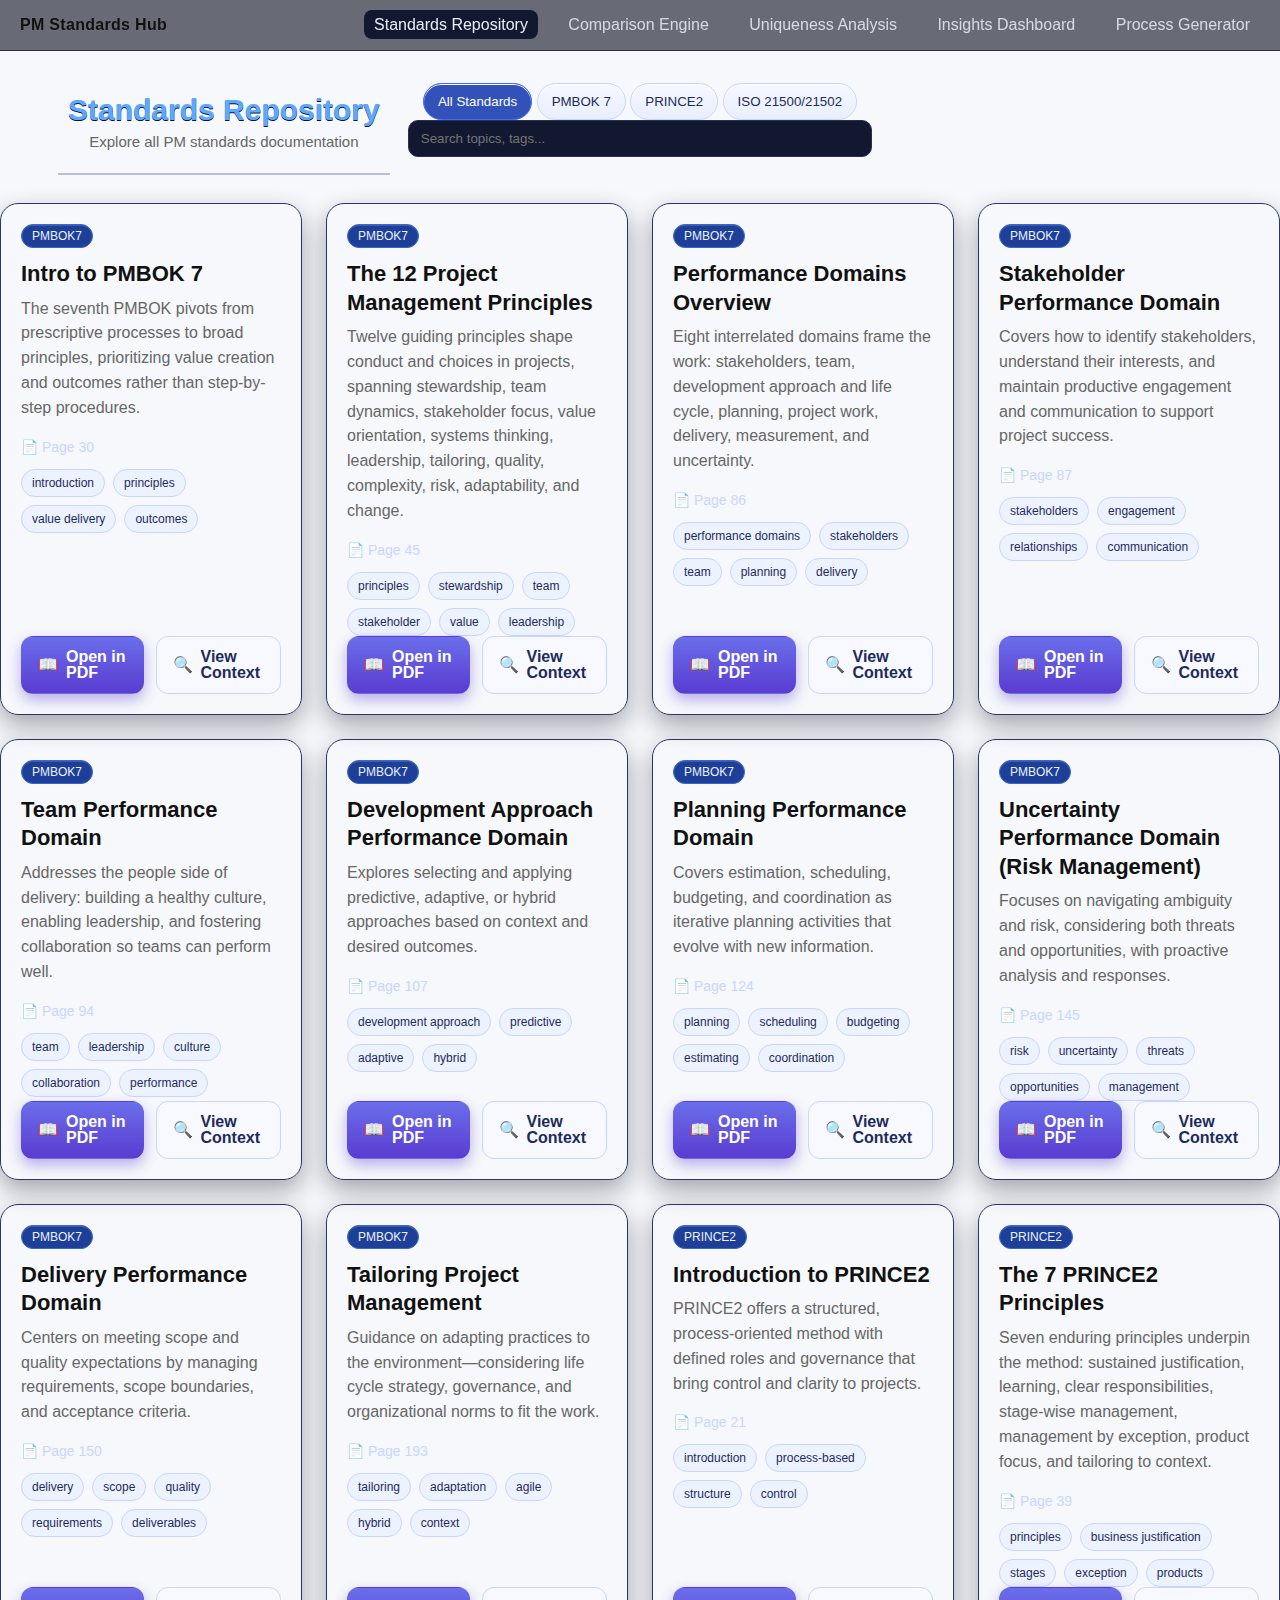
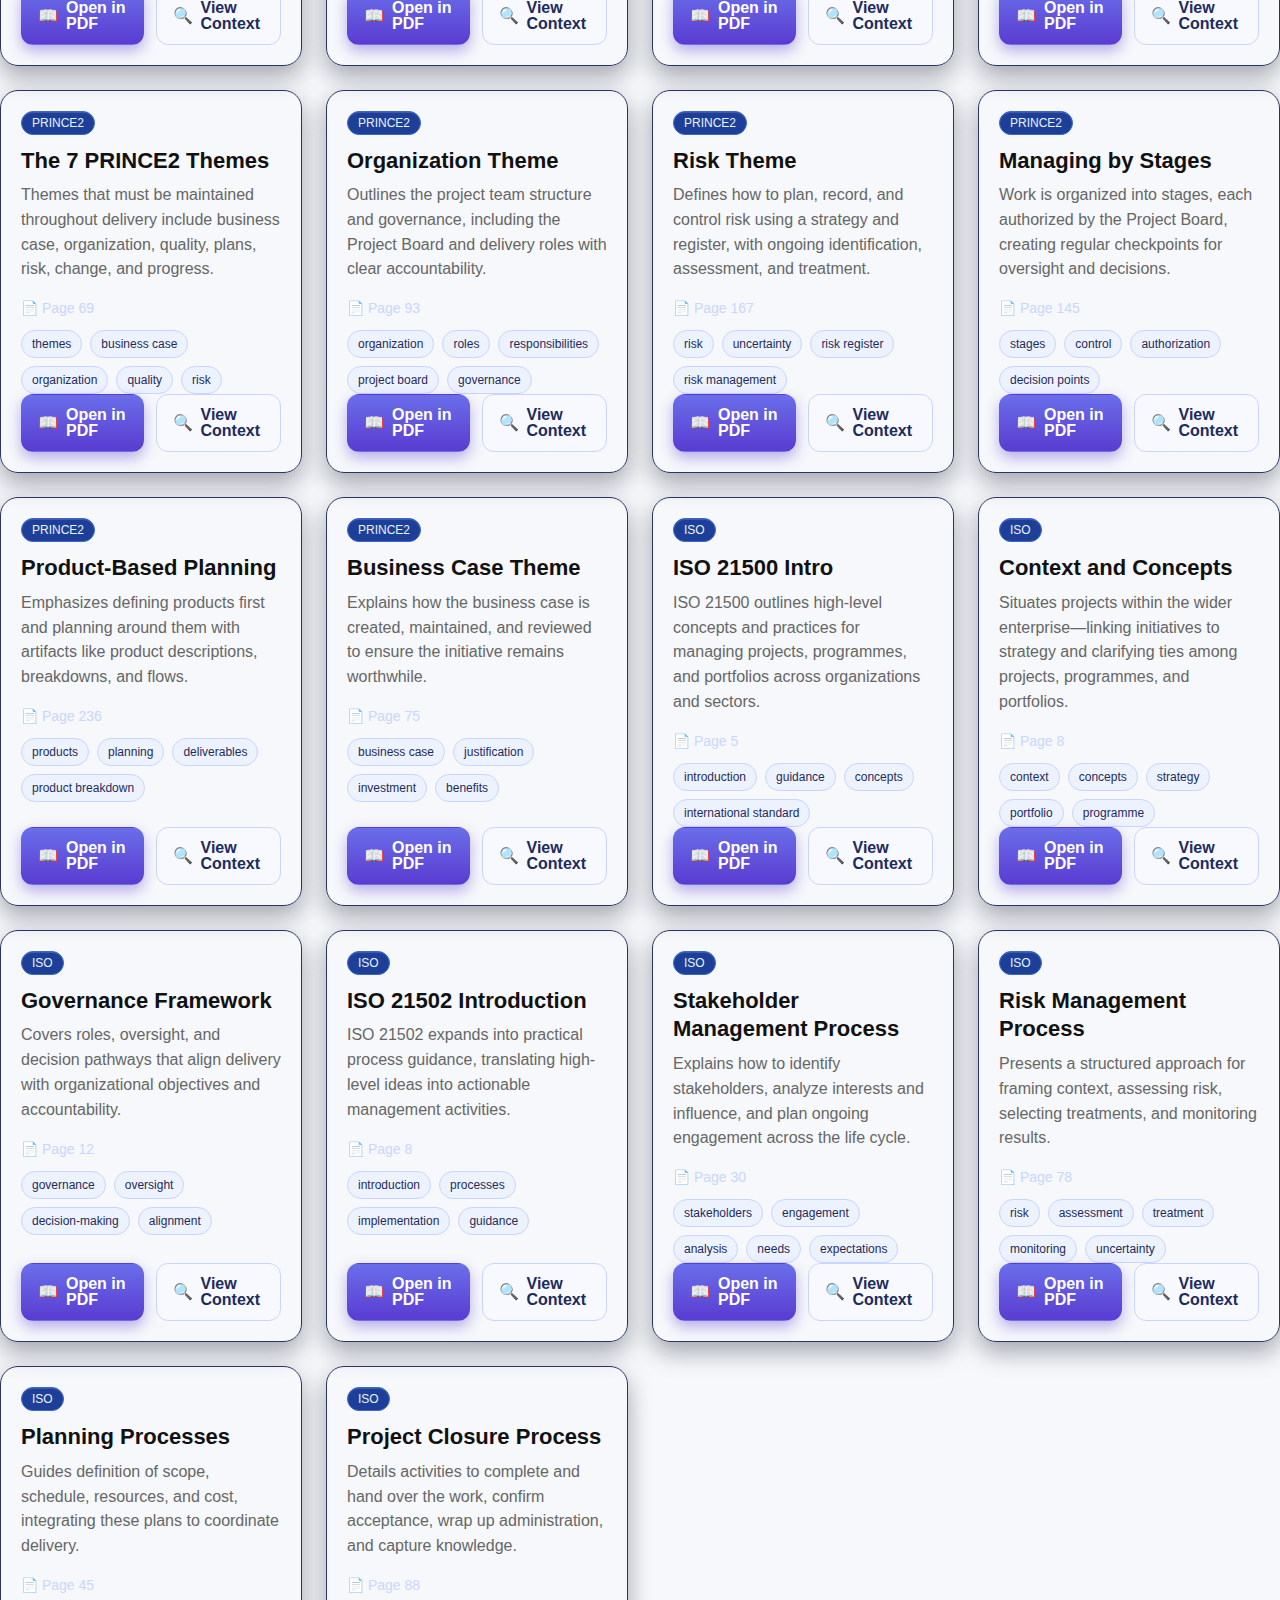
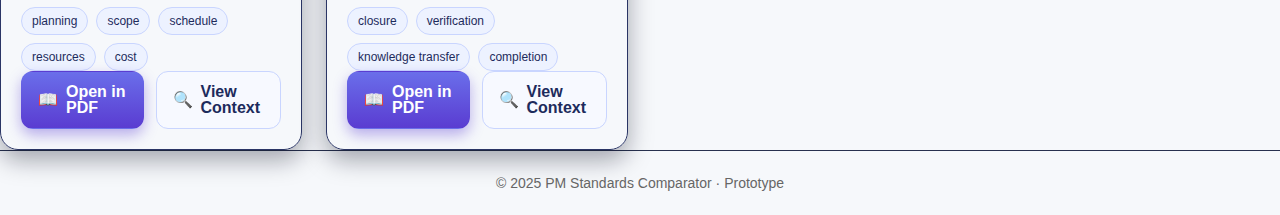
<file: project/index.html>
<!DOCTYPE html>
<html lang="en">
<head>
  <meta charset="UTF-8" />
  <meta name="viewport" content="width=device-width, initial-scale=1" />
  <title>PM Standards Comparator</title>
  <link rel="preconnect" href="https://fonts.googleapis.com">
  <link rel="preconnect" href="https://fonts.gstatic.com" crossorigin>
  <link href="https://fonts.googleapis.com/css2?family=Inter:wght@400;500;600;700&display=swap" rel="stylesheet">
  <link rel="stylesheet" href="styles.css" />
</head>
<body>
  <header class="app-header">
    <div class="brand">PM Standards Hub</div>
    <nav class="nav">
      <a href="index.html" class="active">Standards Repository</a>
      <a href="compare.html">Comparison Engine</a>
      <a href="uniqueness.html">Uniqueness Analysis</a>
      <a href="insights.html">Insights Dashboard</a>
      <a href="wbs.html">Process Generator</a>
    </nav>
  </header>

  <main class="container">
    <section class="hero">
      <h1>Standards Repository</h1>
      <p>Explore all PM standards documentation</p>
    </section>

    <section class="toolbar chips">
      <button class="chip active" data-filter="ALL">All Standards</button>
      <button class="chip" data-filter="PMBOK7">PMBOK 7</button>
      <button class="chip" data-filter="PRINCE2">PRINCE2</button>
      <button class="chip" data-filter="ISO">ISO 21500/21502</button>
      <span class="spacer"></span>
      <input type="text" id="searchInput" class="chip-input" placeholder="Search topics, tags..."/>
    </section>

  </main>
  <section id="library" class="library">
    <div class="repo-grid" id="repoCards"></div>
  </section>

  <footer class="app-footer">
    <span>© 2025 PM Standards Comparator · Prototype</span>
  </footer>

  <script src="script.js"></script>
</body>
</html>
</file>
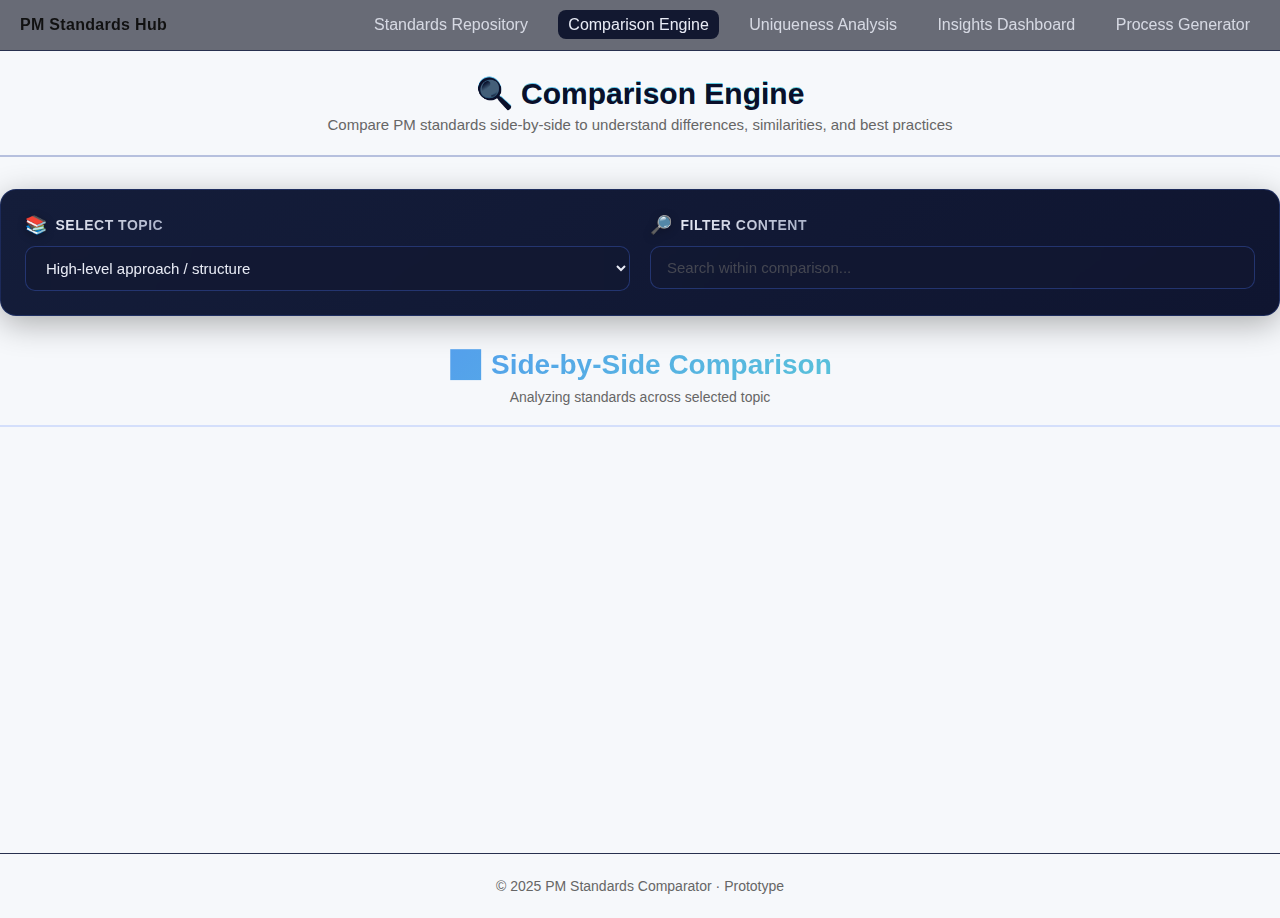
<file: project/compare.html>
<!DOCTYPE html>
<html lang="en">
<head>
  <meta charset="UTF-8" />
  <meta name="viewport" content="width=device-width, initial-scale=1" />
  <title>Compare Standards · PM Standards Comparator</title>
  <link rel="preconnect" href="https://fonts.googleapis.com">
  <link rel="preconnect" href="https://fonts.gstatic.com" crossorigin>
  <link href="https://fonts.googleapis.com/css2?family=Inter:wght@400;500;600;700&display=swap" rel="stylesheet">
  <link rel="stylesheet" href="styles.css" />
</head>
<body class="compare-page">
  <header class="app-header">
    <div class="brand">PM Standards Hub</div>
    <nav class="nav">
      <a href="index.html">Standards Repository</a>
      <a href="compare.html" class="active">Comparison Engine</a>
      <a href="uniqueness.html">Uniqueness Analysis</a>
      <a href="insights.html">Insights Dashboard</a>
      <a href="wbs.html">Process Generator</a>
    </nav>
  </header>
  
    <section class="hero">
      <h1>🔍 Comparison Engine</h1>
      <p>Compare PM standards side-by-side to understand differences, similarities, and best practices</p>
    </section>
    
    <div class="comparison-controls">
      <div class="control-group">
        <label for="topicSelect">
          <span class="label-icon">📚</span>
          <span class="label-text">Select Topic</span>
        </label>
        <select id="topicSelect" class="select-modern">
          <option>Loading topics...</option>
        </select>
      </div>
      
      <div class="control-group">
        <label for="topicFilter">
          <span class="label-icon">🔎</span>
          <span class="label-text">Filter Content</span>
        </label>
        <input id="topicFilter" type="text" class="input-modern" placeholder="Search within comparison..."/>
      </div>
    </div>
    

      <section class="compare-grid-wrapper">
      <div class="comparison-header">
        <h2>📊 Side-by-Side Comparison</h2>
        <p class="comparison-subtitle">Analyzing standards across selected topic</p>
      </div>
      <div class="repo-grid" id="compareGrid">
        <div class="loading-card">
          <div class="skeleton-loader"></div>
        </div>
        <div class="loading-card">
          <div class="skeleton-loader"></div>
        </div>
        <div class="loading-card">
          <div class="skeleton-loader"></div>
        </div>
      </div>
    </section>
  <footer class="app-footer">
    <span>© 2025 PM Standards Comparator · Prototype</span>
  </footer>
  <script src="compare.js"></script>
</body>
</html>
</file>
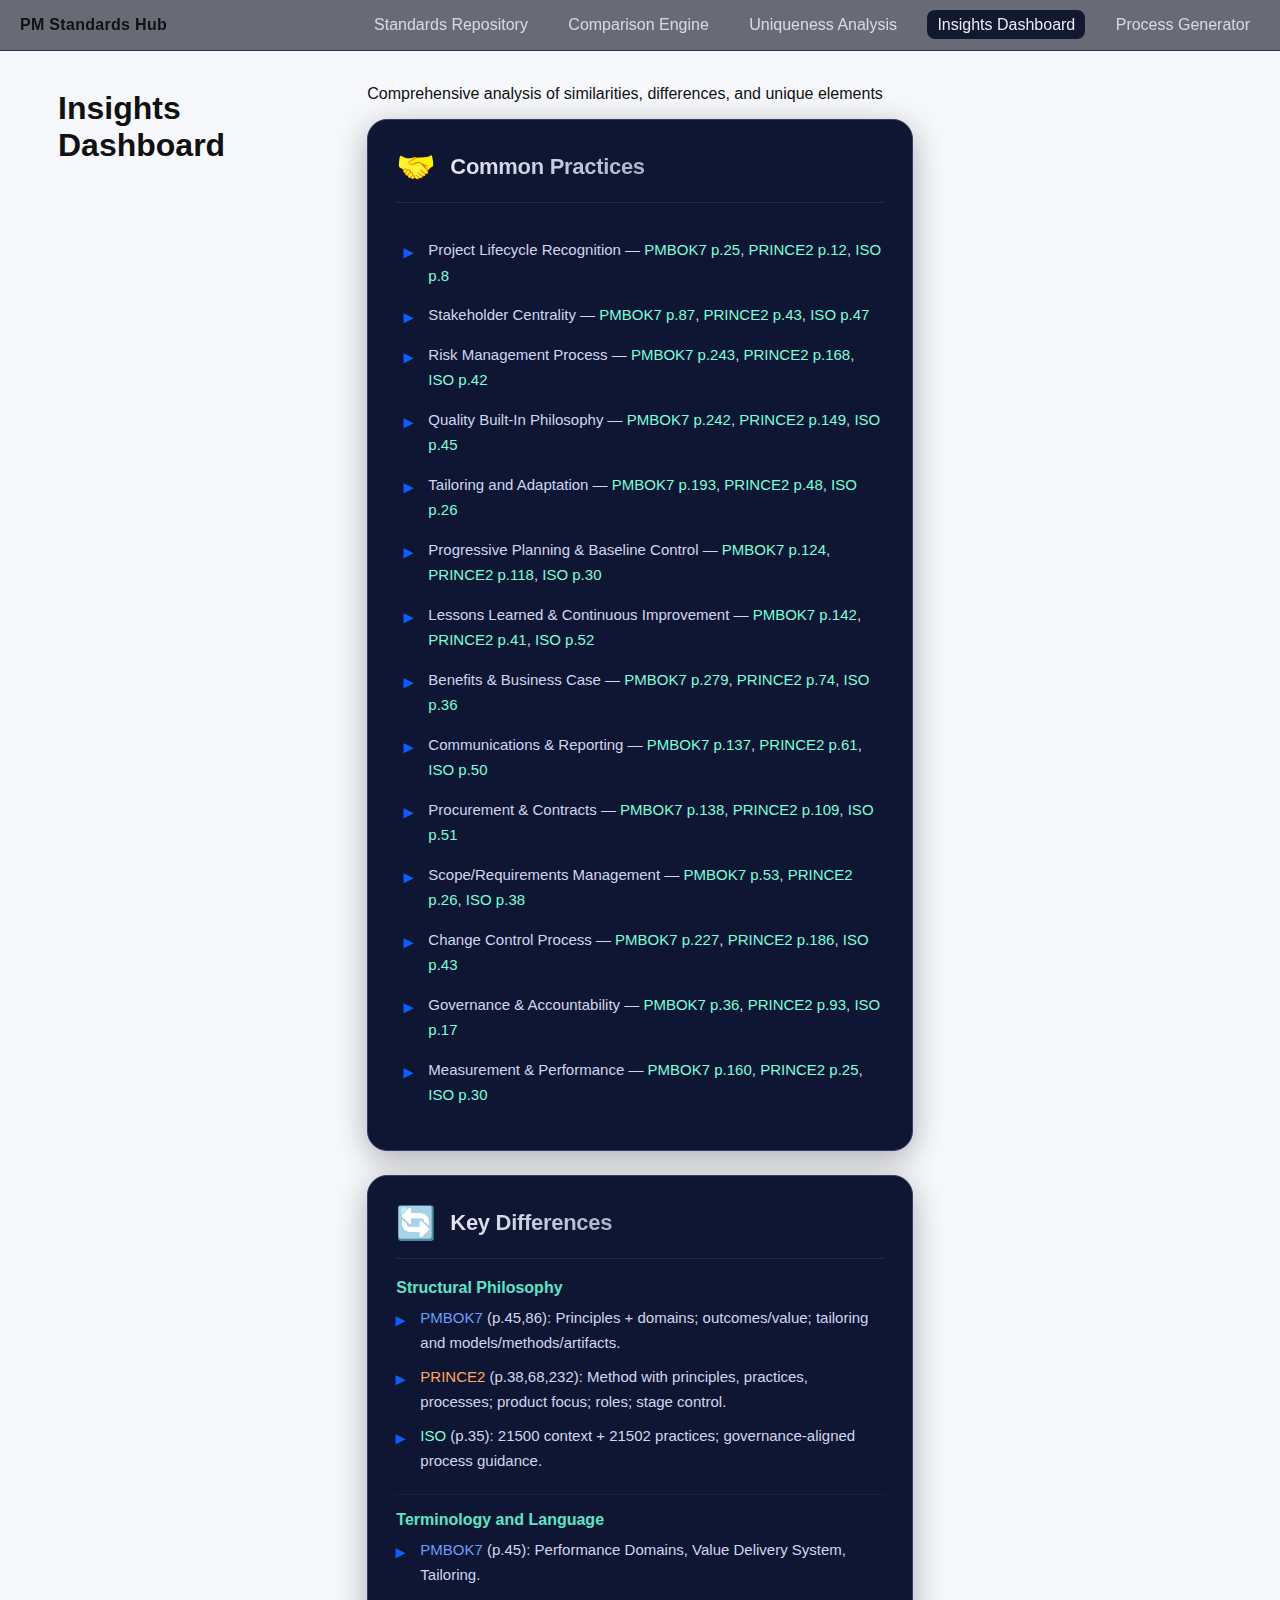
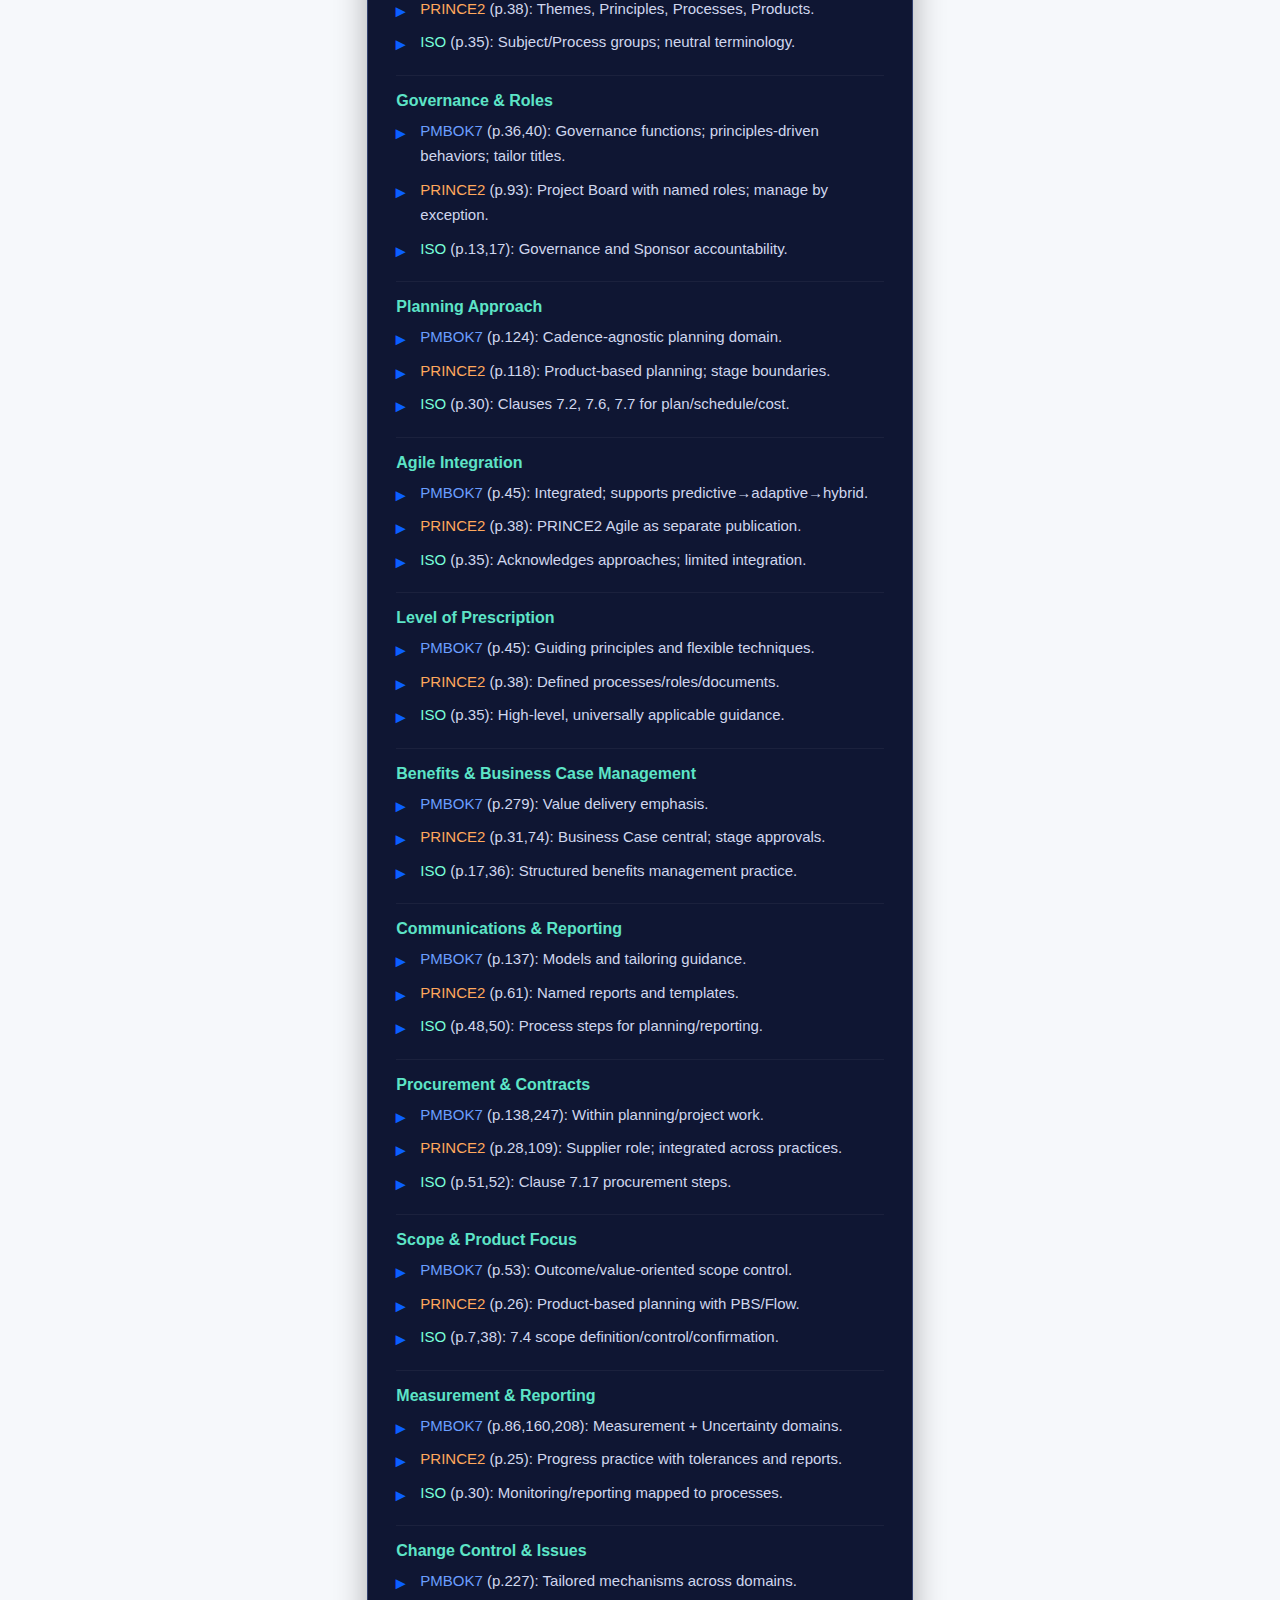
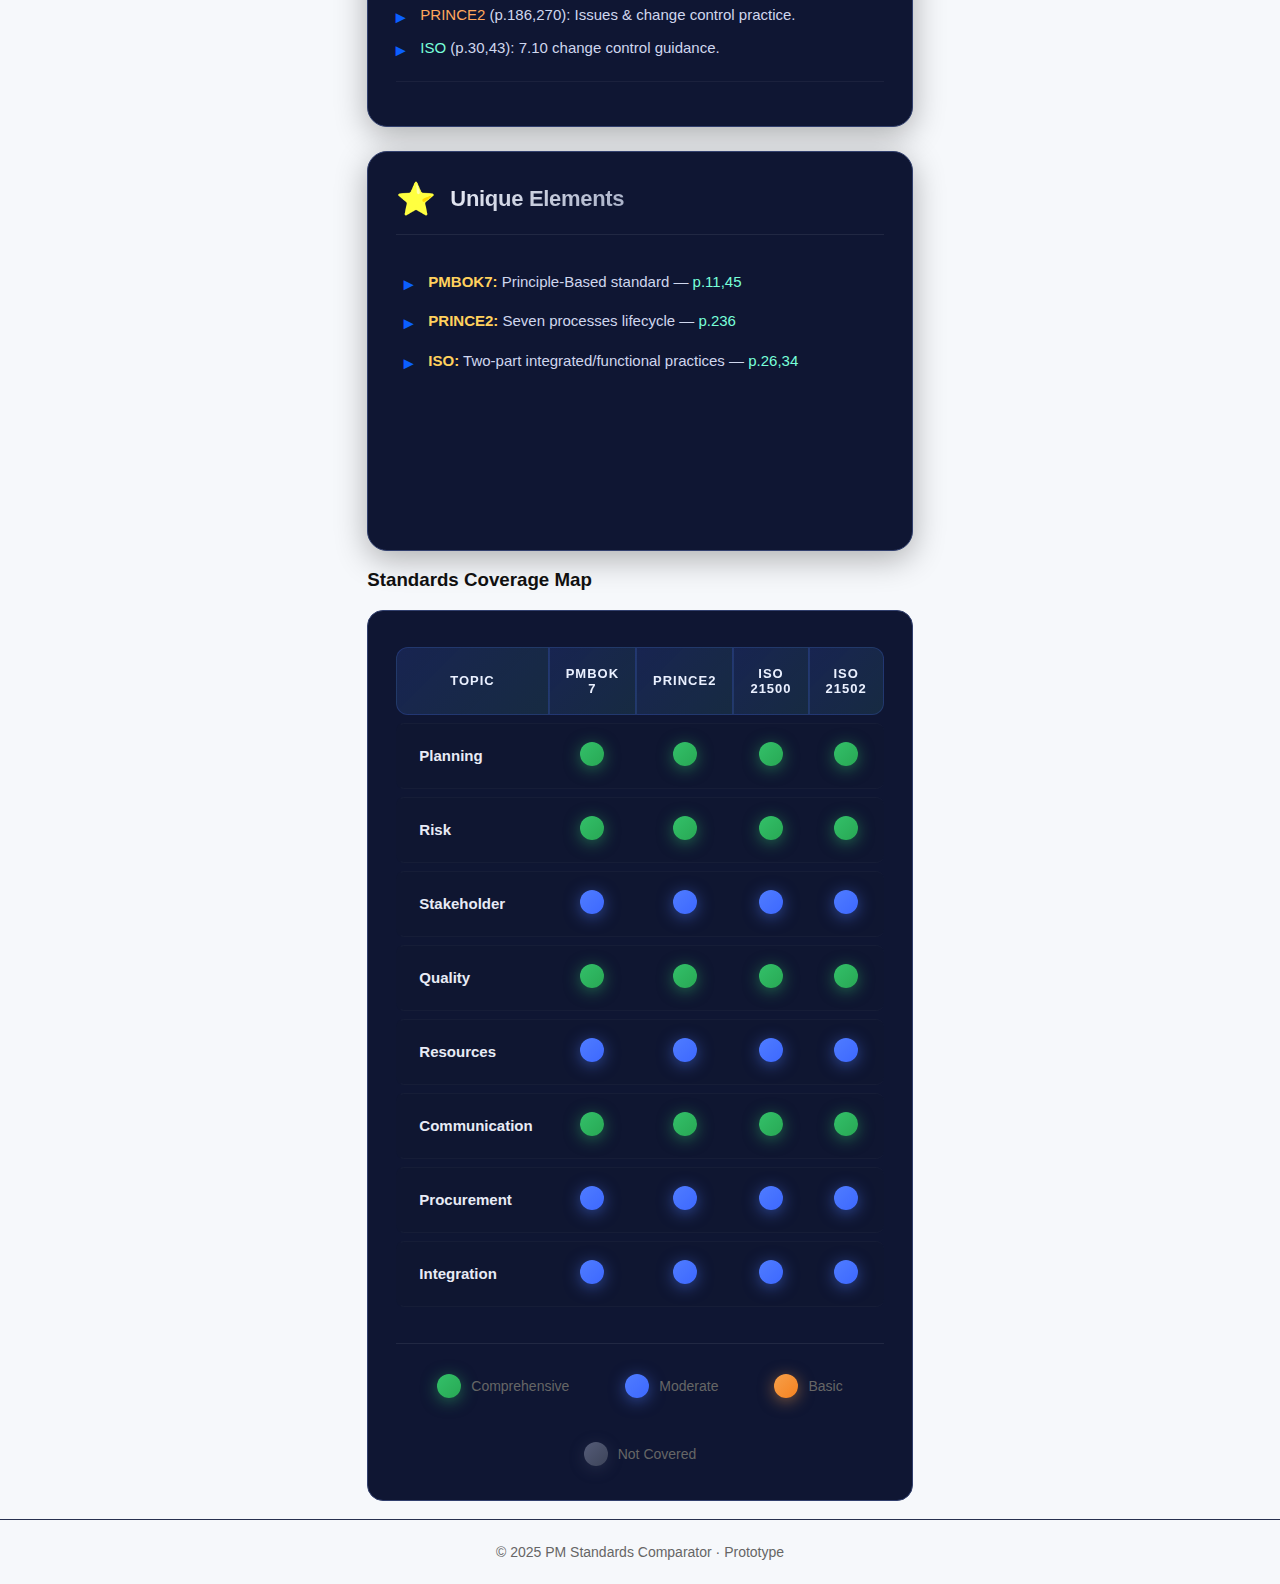
<file: project/insights.html>
<!DOCTYPE html>
<html lang="en">
<head>
  <meta charset="UTF-8" />
  <meta name="viewport" content="width=device-width, initial-scale=1" />
  <title>Insights · PM Standards Comparator</title>
  <link rel="preconnect" href="https://fonts.googleapis.com">
  <link rel="preconnect" href="https://fonts.gstatic.com" crossorigin>
  <link href="https://fonts.googleapis.com/css2?family=Inter:wght@400;500;600;700&display=swap" rel="stylesheet">
  <link rel="stylesheet" href="styles.css" />
</head>
<body class="insights-page">
  <header class="app-header">
    <div class="brand">PM Standards Hub</div>
    <nav class="nav">
      <a href="index.html">Standards Repository</a>
      <a href="compare.html">Comparison Engine</a>
      <a href="uniqueness.html">Uniqueness Analysis</a>
      <a href="insights.html" class="active">Insights Dashboard</a>
      <a href="wbs.html">Process Generator</a>
    </nav>
  </header>
  <main class="container">
    <h1>Insights Dashboard</h1>
    <div id="insights" class="tab-content">
      <div class="content-header">
        <p>Comprehensive analysis of similarities, differences, and unique elements</p>
      </div>

      <div class="insights-grid">
        <div class="insight-card similarities">
          <div class="insight-header">
            <span class="insight-icon">🤝</span>
            <h3>Common Practices</h3>
          </div>
          <div id="similaritiesContent" class="insight-content"></div>
        </div>

        <div class="insight-card differences">
          <div class="insight-header">
            <span class="insight-icon">🔄</span>
            <h3>Key Differences</h3>
          </div>
          <div id="differencesContent" class="insight-content"></div>
        </div>

        <div class="insight-card unique">
          <div class="insight-header">
            <span class="insight-icon">⭐</span>
            <h3>Unique Elements</h3>
          </div>
          <div id="uniqueContent" class="insight-content"></div>
        </div>
      </div>

      <div class="insights-visual">
        <h3>Standards Coverage Map</h3>
        <div id="coverageMap" class="coverage-map"></div>
      </div>
    </div>
  </main>
  <footer class="app-footer">
    <span>© 2025 PM Standards Comparator · Prototype</span>
  </footer>
  <script src="insights.js"></script>
</body>
</html>
</file>
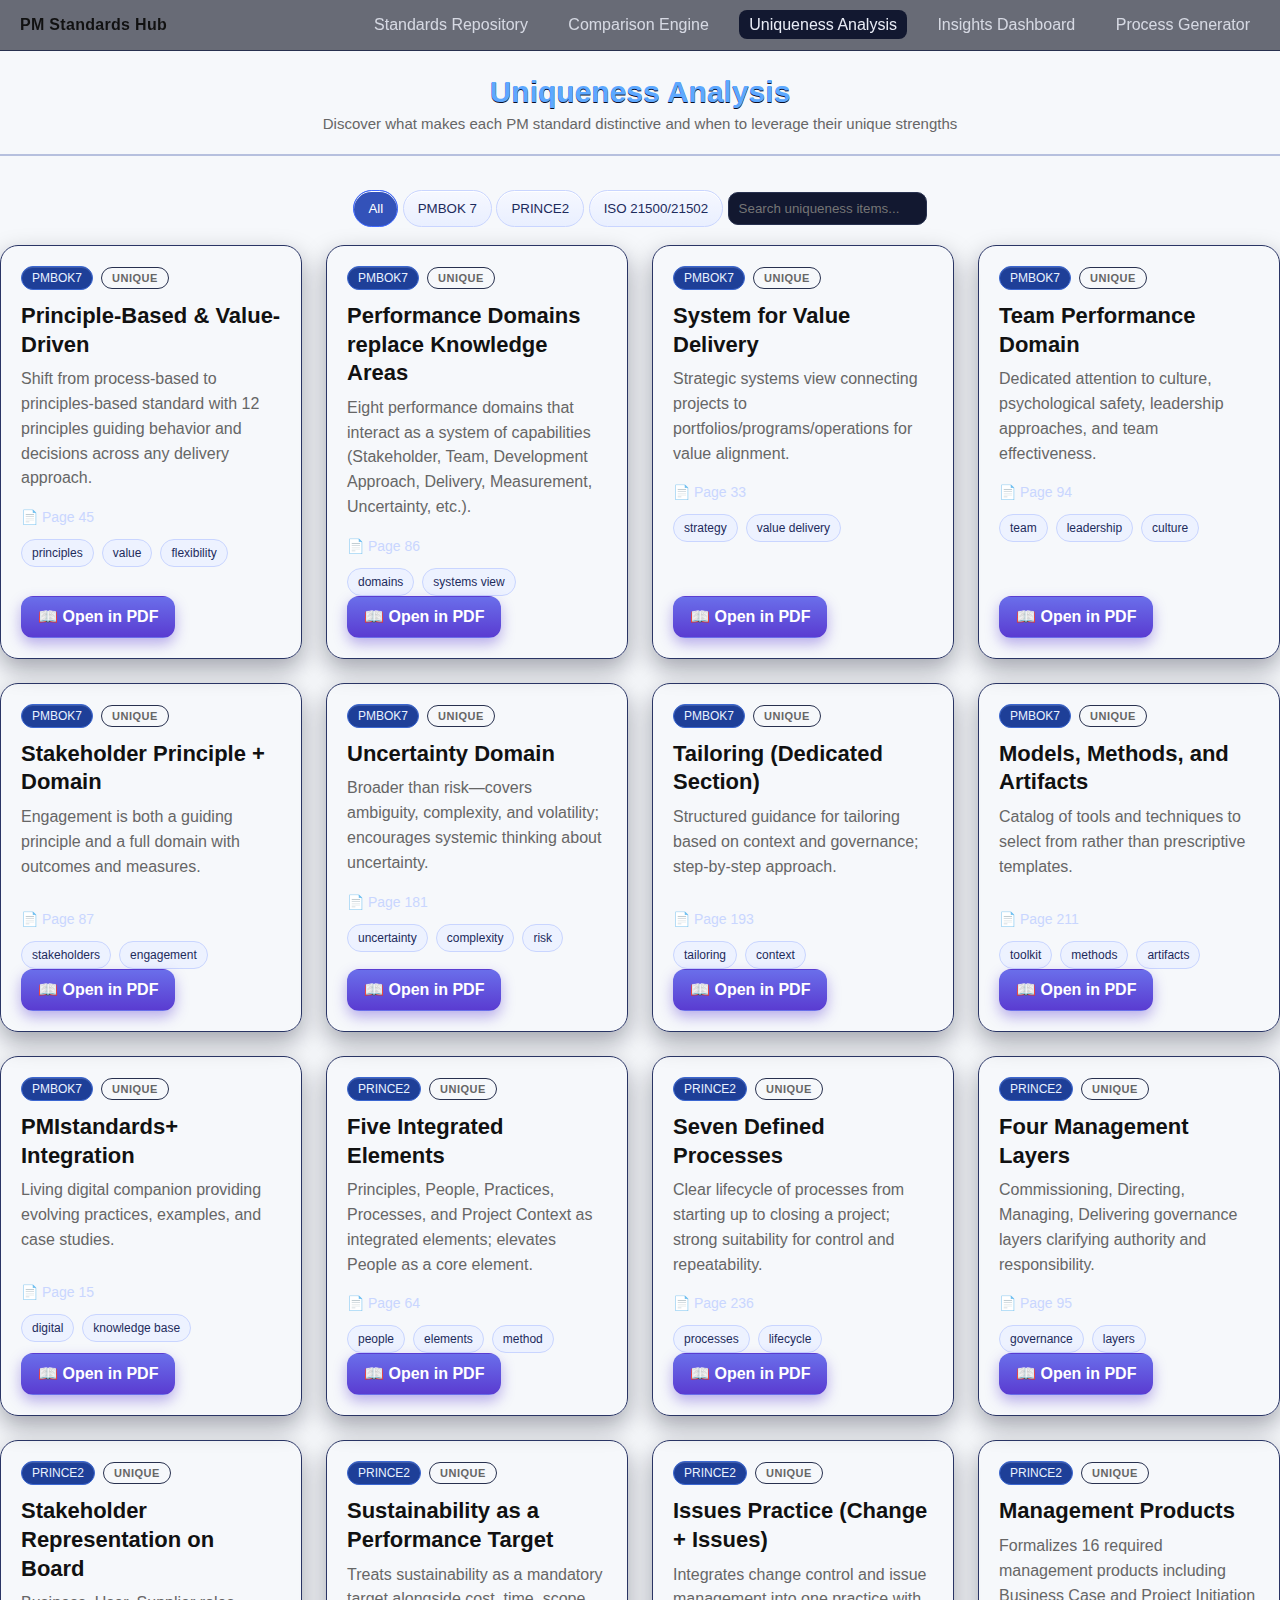
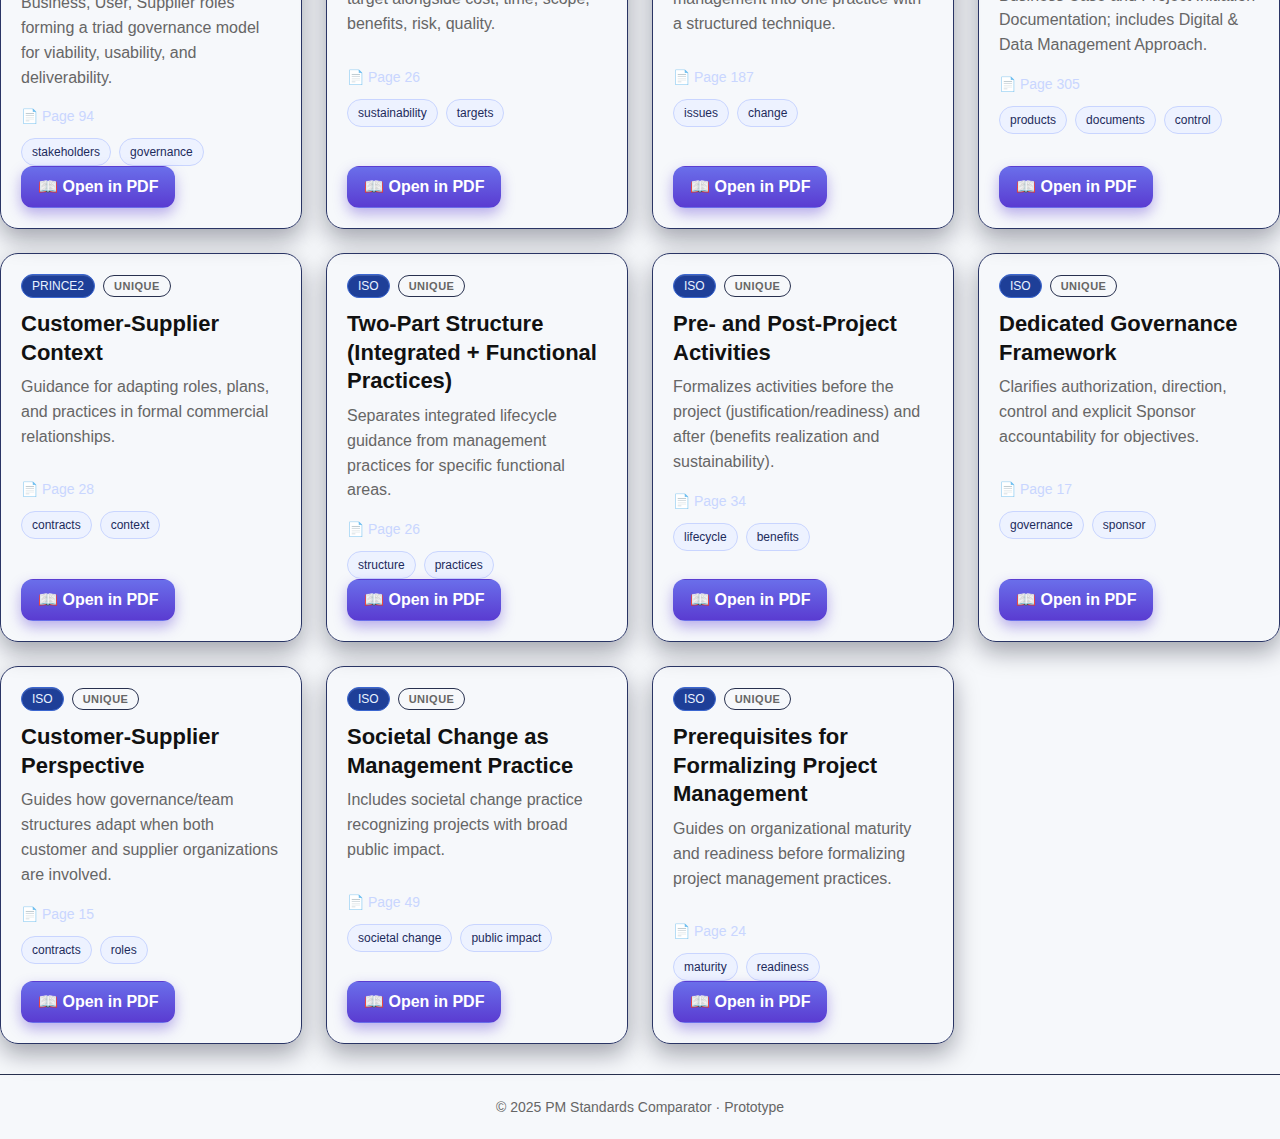
<file: project/uniqueness.html>
<!DOCTYPE html>
<html lang="en">
<head>
  <meta charset="UTF-8" />
  <meta name="viewport" content="width=device-width, initial-scale=1" />
  <title>Uniqueness Analysis · PM Standards Comparator</title>
  <link rel="preconnect" href="https://fonts.googleapis.com">
  <link rel="preconnect" href="https://fonts.gstatic.com" crossorigin>
  <link href="https://fonts.googleapis.com/css2?family=Inter:wght@400;500;600;700&display=swap" rel="stylesheet">
  <link rel="stylesheet" href="styles.css" />
</head>
<body>
  <header class="app-header">
    <div class="brand">PM Standards Hub</div>
    <nav class="nav">
      <a href="index.html">Standards Repository</a>
      <a href="compare.html">Comparison Engine</a>
      <a href="uniqueness.html" class="active">Uniqueness Analysis</a>
      <a href="insights.html">Insights Dashboard</a>
      <a href="wbs.html">Process Generator</a>
    </nav>
  </header>
  
    <section class="hero">
      <h1>Uniqueness Analysis</h1>
      <p>Discover what makes each PM standard distinctive and when to leverage their unique strengths</p>
    </section>
  
  <div style="padding: 10px;">  </div>
  <section class="toolbar chips">
      <button class="chip active" data-filter="ALL">All</button>
      <button class="chip" data-filter="PMBOK7">PMBOK 7</button>
      <button class="chip" data-filter="PRINCE2">PRINCE2</button>
      <button class="chip" data-filter="ISO">ISO 21500/21502</button>
      <span class="spacer"></span>
      <input type="text" id="uniqueSearch" class="chip-input" placeholder="Search uniqueness items..."/>
  </section>

  <section class="repo-grid" id="uniqueGrid"></section>
  <div style="padding: 15px;"></div>
  <footer class="app-footer">
    <span>© 2025 PM Standards Comparator · Prototype</span>
  </footer>
  <script src="uniqueness.js"></script>
</body>
</html>
</file>
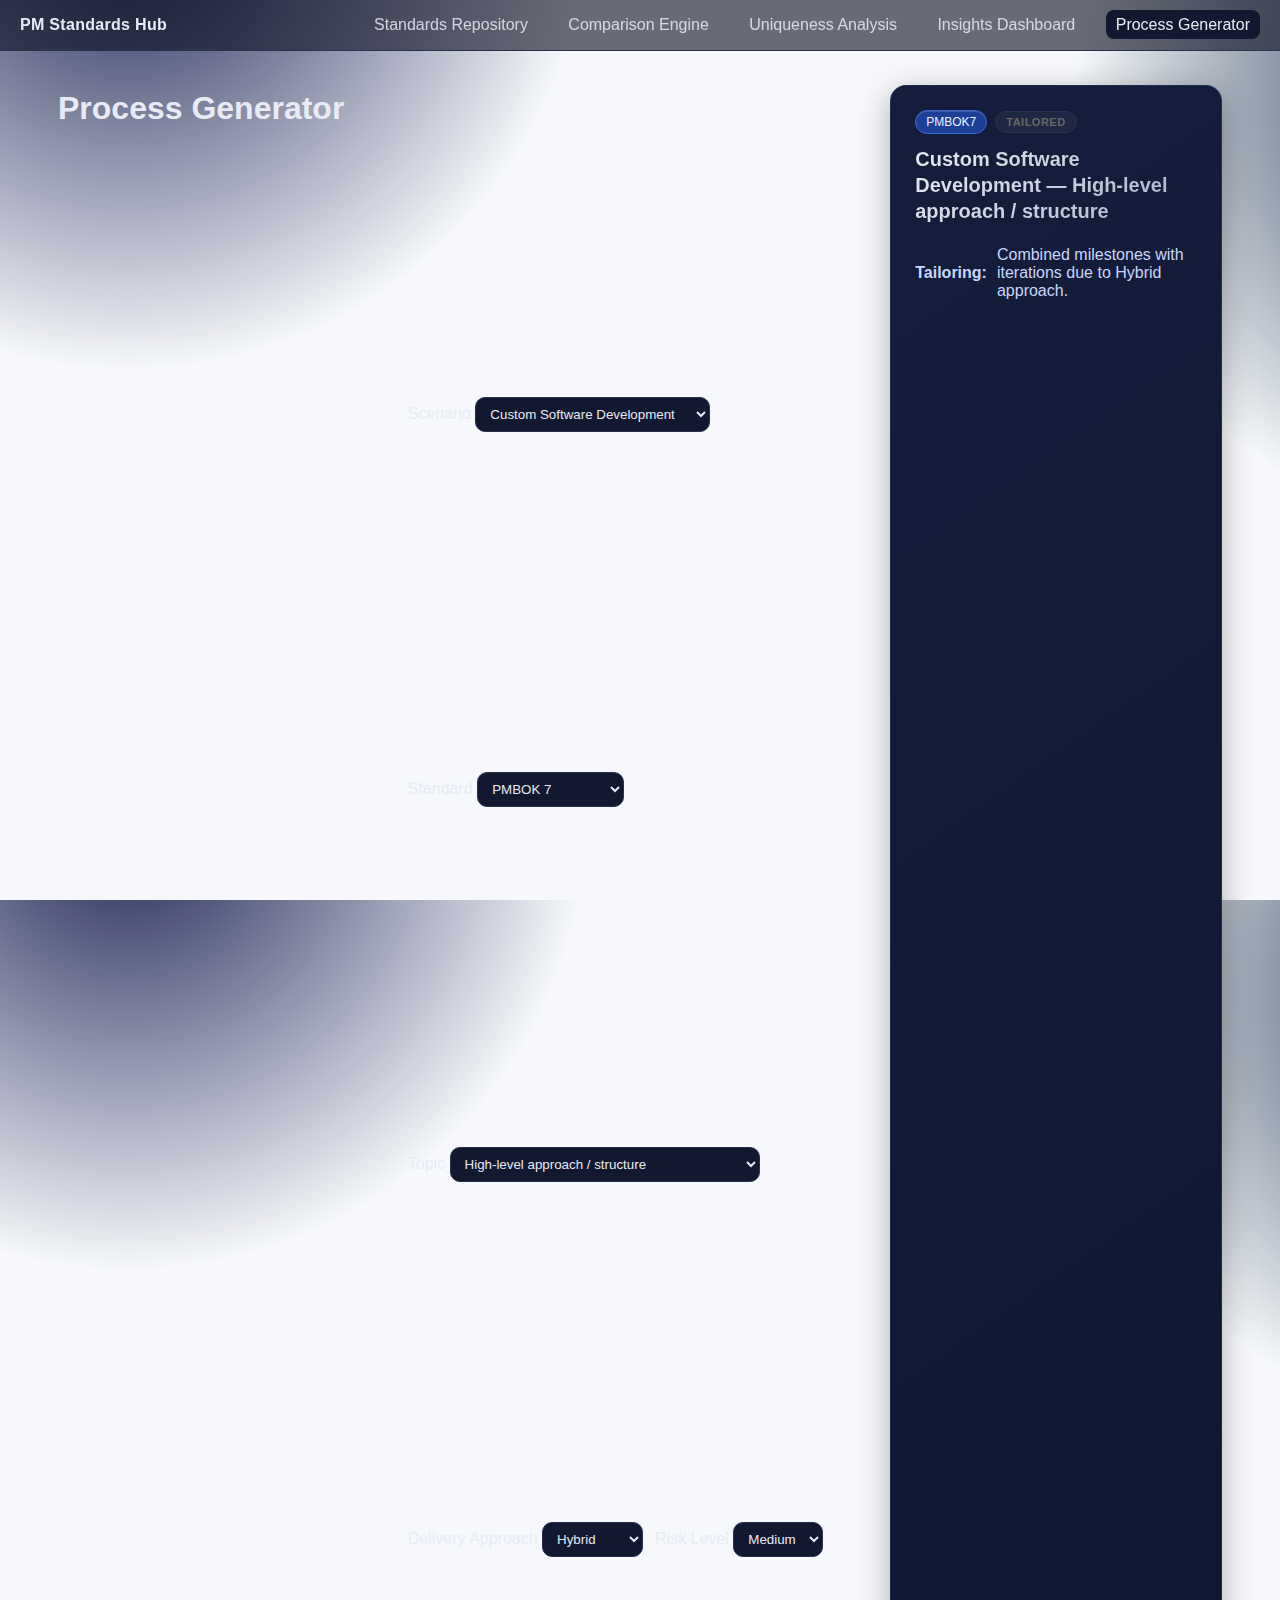
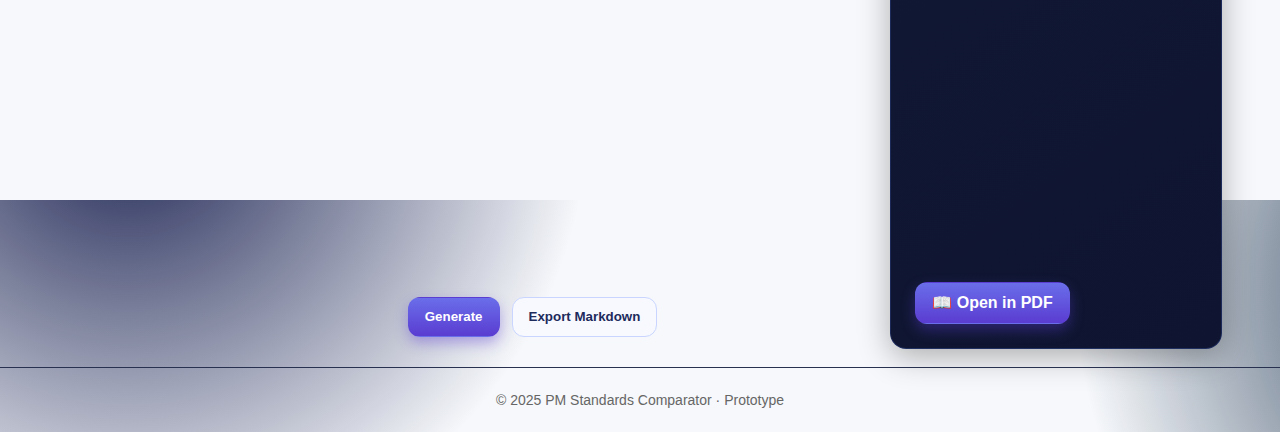
<file: project/wbs.html>
<!DOCTYPE html>
<html lang="en">
<head>
  <meta charset="UTF-8" />
  <meta name="viewport" content="width=device-width, initial-scale=1" />
  <title>WBS · PM Standards Comparator</title>
  <link rel="preconnect" href="https://fonts.googleapis.com">
  <link rel="preconnect" href="https://fonts.gstatic.com" crossorigin>
  <link href="https://fonts.googleapis.com/css2?family=Inter:wght@400;500;600;700&display=swap" rel="stylesheet">
  <link rel="stylesheet" href="styles.css" />
</head>
<body class="wbs-page">
  <header class="app-header">
    <div class="brand">PM Standards Hub</div>
    <nav class="nav">
      <a href="index.html">Standards Repository</a>
      <a href="compare.html">Comparison Engine</a>
      <a href="uniqueness.html">Uniqueness Analysis</a>
      <a href="insights.html">Insights Dashboard</a>
      <a href="wbs.html" class="active">Process Generator</a>
    </nav>
  </header>
  <main class="container">
    <h1>Process Generator</h1>
    <section class="toolbar" style="display:flex; gap:12px; align-items:flex-end; flex-wrap:wrap;">
      <label>
        Scenario
        <select id="pgScenario">
          <option value="custom_software">Custom Software Development</option>
          <option value="innovative_product">Innovative Product Development</option>
          <option value="government_project">Large Government Project</option>
        </select>
      </label>
      <label>
        Standard
        <select id="pgStandard">
          <option value="PMBOK7">PMBOK 7</option>
          <option value="PRINCE2">PRINCE2</option>
          <option value="ISO">ISO 21500/21502</option>
        </select>
      </label>
      <label>
        Topic
        <select id="pgTopic"></select>
      </label>
      <label>
        Delivery Approach
        <select id="pgApproach">
          <option value="predictive">Predictive</option>
          <option value="agile">Agile</option>
          <option value="hybrid" selected>Hybrid</option>
        </select>
      </label>
      <label>
        Risk Level
        <select id="pgRisk">
          <option value="low">Low</option>
          <option value="medium" selected>Medium</option>
          <option value="high">High</option>
        </select>
      </label>
      <button id="pgGenerate" class="btn primary">Generate</button>
      <button id="pgExport" class="btn outline">Export Markdown</button>
    </section>

    <section id="pgOutput" class="repo-grid" style="margin-top:16px;"></section>
  </main>
  <footer class="app-footer">
    <span>© 2025 PM Standards Comparator · Prototype</span>
  </footer>
  <script src="process.js"></script>
</body>
</html>
</file>
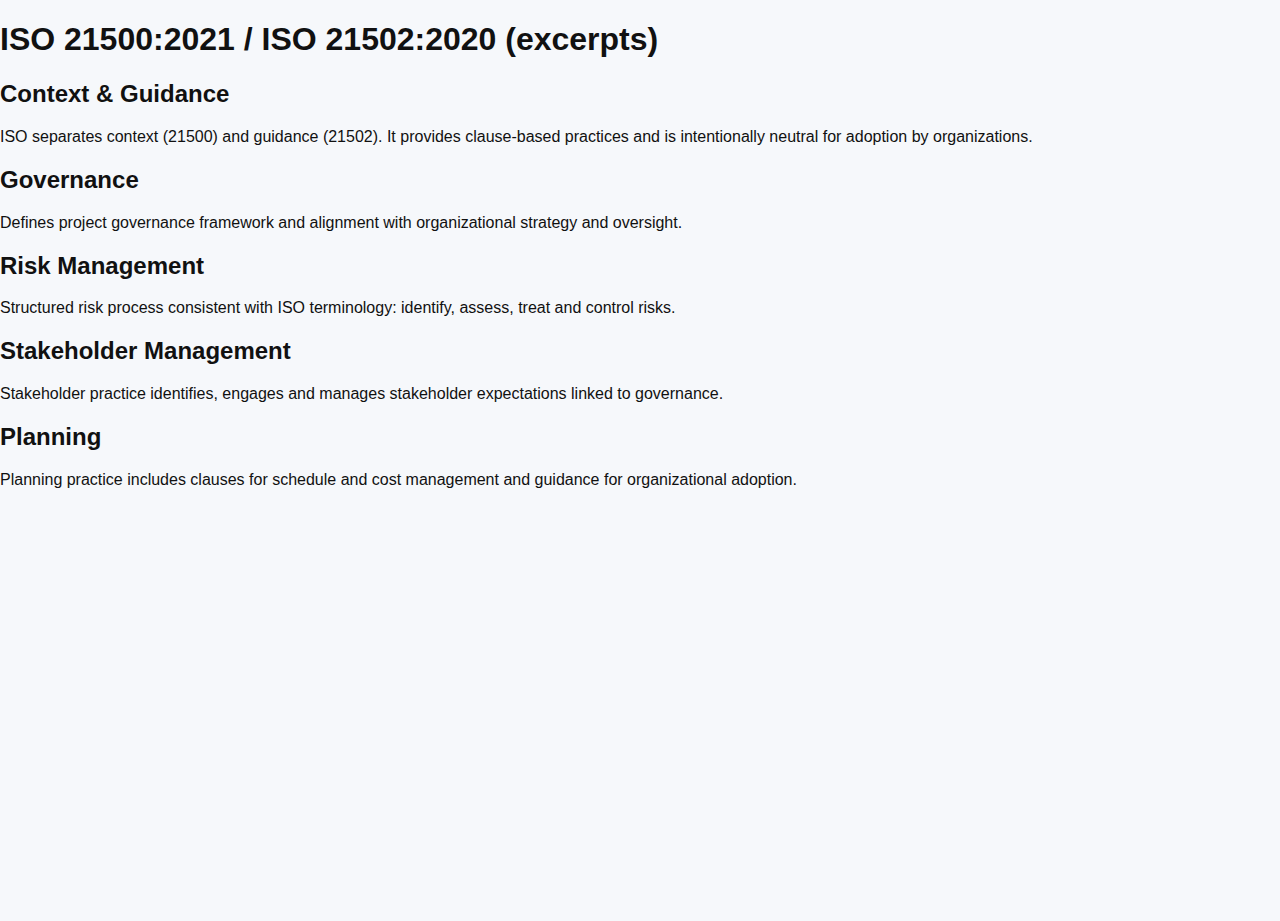
<file: project/standards/iso.html>
<!doctype html>
<html lang="en">
<head><meta charset="utf-8"><meta name="viewport" content="width=device-width,initial-scale=1"><title>ISO 21500/21502 — Excerpts</title>
<link rel="stylesheet" href="../styles.css">
</head>
<body>
  <article>
    <h1>ISO 21500:2021 / ISO 21502:2020 (excerpts)</h1>
    <section id="high-level"><h2>Context & Guidance</h2>
      <p>ISO separates context (21500) and guidance (21502). It provides clause-based practices and is intentionally neutral for adoption by organizations.</p>
    </section>
    <section id="governance"><h2>Governance</h2>
      <p>Defines project governance framework and alignment with organizational strategy and oversight.</p>
    </section>
    <section id="risk"><h2>Risk Management</h2>
      <p>Structured risk process consistent with ISO terminology: identify, assess, treat and control risks.</p>
    </section>
    <section id="stakeholder"><h2>Stakeholder Management</h2>
      <p>Stakeholder practice identifies, engages and manages stakeholder expectations linked to governance.</p>
    </section>
    <section id="planning"><h2>Planning</h2>
      <p>Planning practice includes clauses for schedule and cost management and guidance for organizational adoption.</p>
    </section>
  </article>
</body>
</html>
</file>
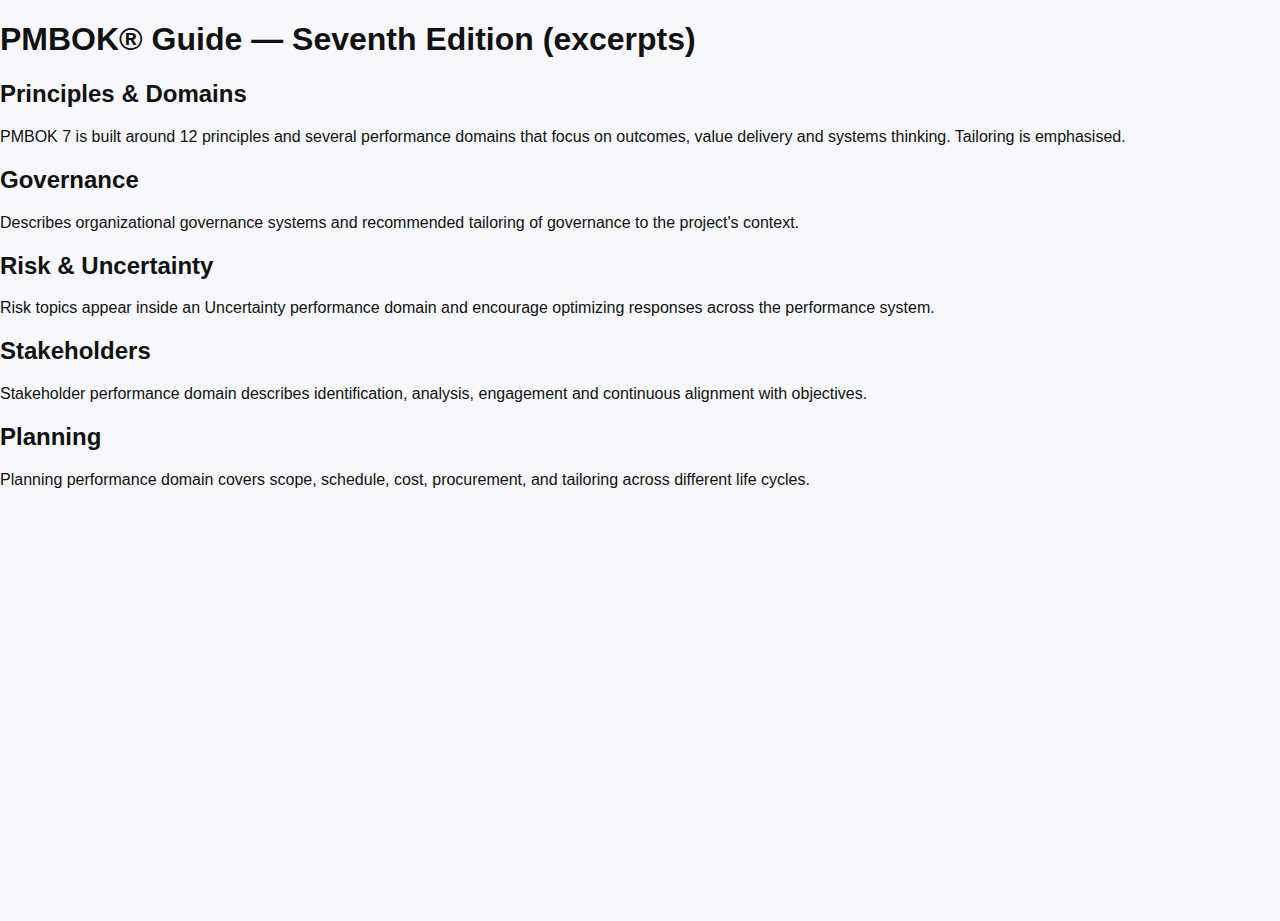
<file: project/standards/pmbok.html>
<!doctype html>
<html lang="en">
<head><meta charset="utf-8"><meta name="viewport" content="width=device-width,initial-scale=1"><title>PMBOK 7 — Excerpts</title>
<link rel="stylesheet" href="../styles.css">
</head>
<body>
  <article>
    <h1>PMBOK&reg; Guide — Seventh Edition (excerpts)</h1>
    <section id="high-level"><h2>Principles & Domains</h2>
      <p>PMBOK 7 is built around 12 principles and several performance domains that focus on outcomes, value delivery and systems thinking. Tailoring is emphasised.</p>
    </section>
    <section id="governance"><h2>Governance</h2>
      <p>Describes organizational governance systems and recommended tailoring of governance to the project's context.</p>
    </section>
    <section id="risk"><h2>Risk & Uncertainty</h2>
      <p>Risk topics appear inside an Uncertainty performance domain and encourage optimizing responses across the performance system.</p>
    </section>
    <section id="stakeholder"><h2>Stakeholders</h2>
      <p>Stakeholder performance domain describes identification, analysis, engagement and continuous alignment with objectives.</p>
    </section>
    <section id="planning"><h2>Planning</h2>
      <p>Planning performance domain covers scope, schedule, cost, procurement, and tailoring across different life cycles.</p>
    </section>
  </article>
</body>
</html>
</file>
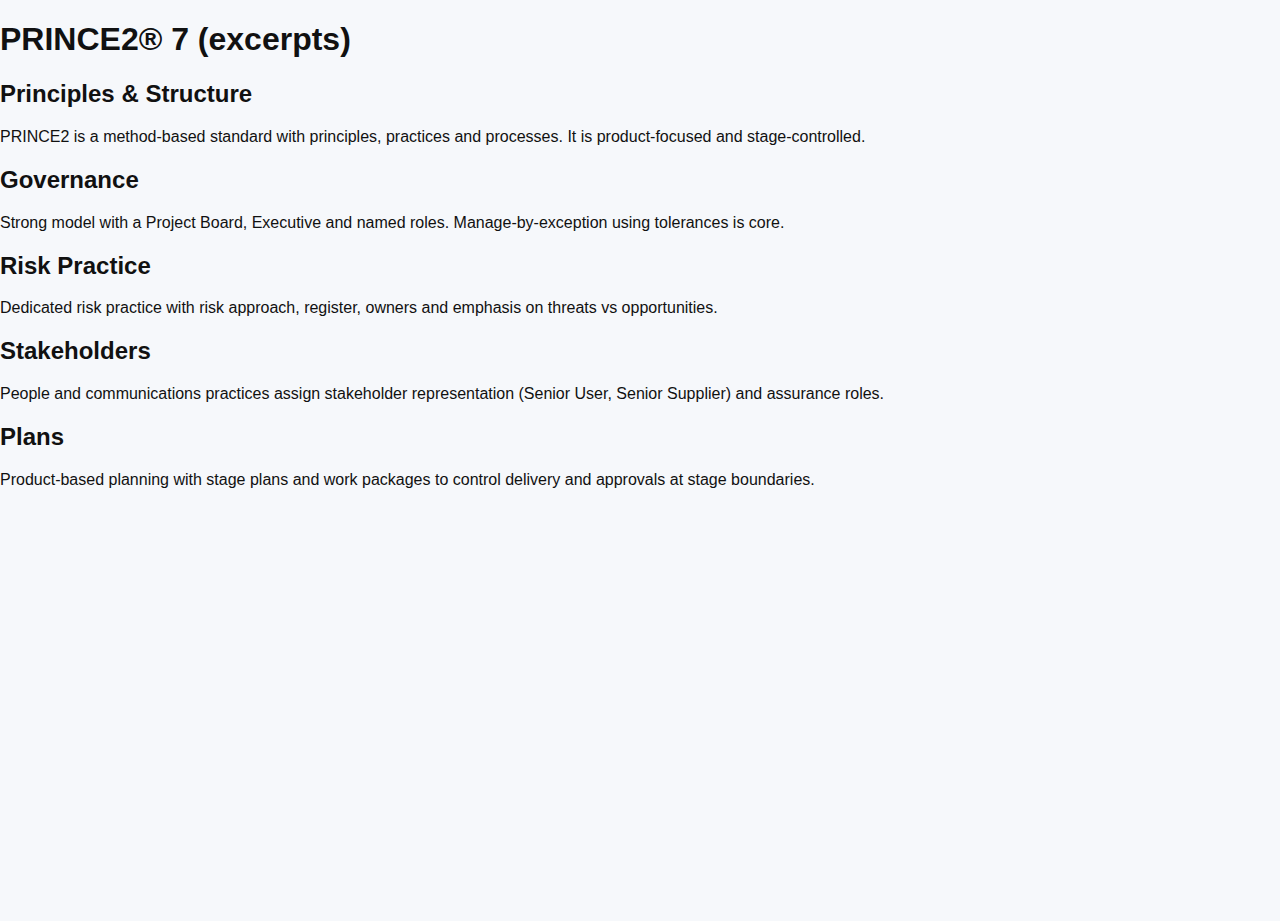
<file: project/standards/prince2.html>
<!doctype html>
<html lang="en">
<head><meta charset="utf-8"><meta name="viewport" content="width=device-width,initial-scale=1"><title>PRINCE2 7 — Excerpts</title>
<link rel="stylesheet" href="../styles.css">
</head>
<body>
  <article>
    <h1>PRINCE2&reg; 7 (excerpts)</h1>
    <section id="high-level"><h2>Principles & Structure</h2>
      <p>PRINCE2 is a method-based standard with principles, practices and processes. It is product-focused and stage-controlled.</p>
    </section>
    <section id="governance"><h2>Governance</h2>
      <p>Strong model with a Project Board, Executive and named roles. Manage-by-exception using tolerances is core.</p>
    </section>
    <section id="risk"><h2>Risk Practice</h2>
      <p>Dedicated risk practice with risk approach, register, owners and emphasis on threats vs opportunities.</p>
    </section>
    <section id="stakeholder"><h2>Stakeholders</h2>
      <p>People and communications practices assign stakeholder representation (Senior User, Senior Supplier) and assurance roles.</p>
    </section>
    <section id="planning"><h2>Plans</h2>
      <p>Product-based planning with stage plans and work packages to control delivery and approvals at stage boundaries.</p>
    </section>
  </article>
</body>
</html>
</file>
<file: project/styles.css>
:root {
  --bg: #0b1020;
  --panel: #121830;
  --panel-2: #0f1530;
  --text: #e8ebf5;
  --muted: #a8b0c7;
  --primary: #4f7cff;
  --primary-600: #3d68ff;
  --accent: #5de4c7;
  --danger: #ff6b6b;
  --border: #28314f;
}

* { box-sizing: border-box; }
html, body { height: 100%; }
body {
  margin: 0;
  font-family: Inter, system-ui, -apple-system, Segoe UI, Roboto, Arial, sans-serif;
  color: var(--text);
  background: radial-gradient(60vw 60vw at 10% -10%, #1a2150 0%, transparent 60%),
              radial-gradient(60vw 60vw at 120% 10%, #08203e 0%, transparent 60%),
              var(--bg);
}

.app-header {
  display: flex;
  align-items: center;
  justify-content: space-between;
  padding: 16px 20px;
  position: sticky;
  top: 0;
  background: rgba(10, 14, 30, 0.6);
  backdrop-filter: blur(10px);
  border-bottom: 1px solid var(--border);
  z-index: 10;
}
.brand { font-weight: 700; letter-spacing: 0.3px; }
.nav a {
  color: var(--text);
  opacity: 0.85;
  text-decoration: none;
  margin-left: 16px;
  padding: 6px 10px;
  border-radius: 8px;
}
.nav a:hover, .nav a.active { background: var(--panel); opacity: 1; }

.container { max-width: 1200px; margin: 0 auto; padding: 24px; }
.hero { padding: 24px 0 12px; border-bottom: 2px solid rgba(64, 90, 170, 0.35); text-align: center; }
.hero h1 { margin: 0 0 6px; font-size: 30px; color: #5da8ff; text-shadow: 0 1px 0 #0a0f2a; }
.hero p { margin: 0 0 10px; color: var(--muted); font-size: 15px; }

.cta { display: flex; gap: 12px; }
.button {
  display: inline-block;
  background: var(--panel);
  padding: 10px 14px;
  border-radius: 10px;
  color: var(--text);
  text-decoration: none;
  border: 1px solid var(--border);
}
.button.primary { background: var(--primary); border-color: transparent; }
.button.primary:hover { background: var(--primary-600); }

.card-grid { display: grid; gap: 16px; grid-template-columns: repeat(auto-fit, minmax(260px, 1fr)); margin: 24px 0; }
.card {
  background: linear-gradient(180deg, var(--panel) 0%, var(--panel-2) 100%);
  border: 1px solid var(--border);
  border-radius: 14px;
  padding: 16px;
}
.card h2 { margin: 0 0 8px; font-size: 18px; }
.card p { margin: 0 0 12px; color: var(--muted); }
.text-link { color: var(--accent); text-decoration: none; }
.text-link:hover { text-decoration: underline; }

.toolbar.chips { align-items:center; gap:10px; margin: 14px 0 18px; }
.chip { background: linear-gradient(180deg, #f6f8ff, #e9efff); color: #1d2b5c; border: 1px solid #c9d5ff; padding: 10px 14px; border-radius: 999px; cursor: pointer; box-shadow: 0 1px 0 #fff inset; }
.chip.active { background: #3352b9; border-color: #4069ff; color: #fff; }
.chip-input { background: #f7f9ff; border: 1px solid #c9d5ff; color: #0e1a40; padding: 10px 14px; border-radius: 999px; }
.spacer { flex: 1; }

.library { margin-top: 10px; }
.repo-grid { display:grid; grid-template-columns: repeat(4, 1fr); gap: 24px; align-items: stretch; }
@media (max-width: 1200px) { .repo-grid { grid-template-columns: repeat(3, 1fr); } }
@media (max-width: 900px) { .repo-grid { grid-template-columns: repeat(2, 1fr); } }
@media (max-width: 560px) { .repo-grid { grid-template-columns: 1fr; } }
.repo-card { display:flex; flex-direction:column; background: #ffffff0a; border: 1px solid #2a3565; border-radius: 18px; padding: 20px; box-shadow: 0 10px 24px rgba(5,9,30,0.35); align-self: stretch; }
.repo-head { display:flex; align-items:center; gap:8px; margin-bottom:10px; }
.repo-badge { background:#1e3f98; color:#e9f2ff; padding:4px 10px; border-radius:999px; font-size:12px; border:1px solid #3b67d1; box-shadow: 0 1px 0 rgba(255,255,255,0.15) inset; }
.repo-title { margin: 2px 0 8px; font-size: 22px; line-height: 1.3; }
.repo-desc { margin: 0 0 12px; color: var(--muted); line-height: 1.55; min-height: 88px; }
.repo-meta { display:flex; align-items:center; gap:10px; color:#c9d6ff; margin: 6px 0; }
.page-pill { display:flex; align-items:center; gap:6px; color:#c9d6ff; font-size:14px; }
.repo-tags { display:flex; flex-wrap:wrap; gap:8px; margin-top:8px; }
.tag { background:#edf2ff; color:#1d2b5c; border:1px solid #c9d5ff; padding:6px 10px; border-radius:999px; font-size:12px; }
.repo-actions { display:flex; align-items:center; gap:12px; margin-top:auto; }
.btn { display:inline-flex; align-items:center; gap:8px; padding:12px 16px; border-radius:12px; text-decoration:none; font-weight:600; border:1px solid transparent; line-height: 1; }
.btn.primary { background: linear-gradient(180deg,#6a6eea,#5a3cd1); color:#fff; box-shadow: 0 6px 14px rgba(90,60,209,0.4); }
.btn.primary:hover { filter: brightness(1.05); }
.btn.outline { background: #f7f9ff; color:#1d2b5c; border:1px solid #c9d5ff; }
.btn .icon { font-size: 16px; }

.search-box { margin-top: 8px; }
#searchInput { width: 100%; padding: 10px 12px; border-radius: 10px; background: var(--panel); border: 1px solid var(--border); color: var(--text); }

.app-footer { 
  border-top: 1px solid var(--border); 
  padding: 24px 32px; 
  color: var(--muted);
  text-align: center;
  font-size: 14px;
  margin-top: auto;
}

/* Compare page */
.compare-page .hero h1 {
  background: linear-gradient(135deg, #5da8ff 0%, #5de4c7 100%);
  -webkit-background-clip: text;
  -webkit-text-fill-color: transparent;
  background-clip: text;
}

.comparison-controls {
  display: grid;
  grid-template-columns: repeat(auto-fit, minmax(280px, 1fr));
  gap: 20px;
  margin: 32px 0;
  padding: 24px;
  background: linear-gradient(145deg, #141d3a 0%, #0f1530 100%);
  border: 1px solid rgba(79, 124, 255, 0.2);
  border-radius: 16px;
  box-shadow: 0 8px 32px rgba(0, 0, 0, 0.3);
}

.control-group {
  display: flex;
  flex-direction: column;
  gap: 10px;
}

.control-group label {
  display: flex;
  align-items: center;
  gap: 8px;
  font-weight: 600;
  font-size: 14px;
  color: var(--text);
  text-transform: uppercase;
  letter-spacing: 0.5px;
}

.label-icon {
  font-size: 18px;
  filter: drop-shadow(0 2px 4px rgba(0, 0, 0, 0.3));
}

.label-text {
  background: linear-gradient(135deg, #e8ebf5 0%, #a8b0c7 100%);
  -webkit-background-clip: text;
  -webkit-text-fill-color: transparent;
  background-clip: text;
}

.select-modern,
.input-modern {
  width: 100%;
  padding: 12px 16px;
  background: rgba(18, 24, 48, 0.6);
  border: 1px solid rgba(79, 124, 255, 0.3);
  border-radius: 10px;
  color: var(--text);
  font-size: 15px;
  transition: all 0.3s ease;
  backdrop-filter: blur(10px);
}

.select-modern:hover,
.input-modern:hover {
  border-color: rgba(79, 124, 255, 0.5);
  background: rgba(18, 24, 48, 0.8);
}

.select-modern:focus,
.input-modern:focus {
  outline: none;
  border-color: var(--primary);
  box-shadow: 0 0 0 3px rgba(79, 124, 255, 0.1);
  background: rgba(18, 24, 48, 0.9);
}

.input-modern::placeholder {
  color: var(--muted);
  opacity: 0.6;
}

.compare-grid-wrapper {
  margin: 32px 0;
}

.comparison-header {
  text-align: center;
  margin-bottom: 24px;
  padding-bottom: 20px;
  border-bottom: 2px solid rgba(79, 124, 255, 0.2);
}

.comparison-header h2 {
  margin: 0 0 8px 0;
  font-size: 28px;
  background: linear-gradient(135deg, #4f7cff 0%, #5de4c7 100%);
  -webkit-background-clip: text;
  -webkit-text-fill-color: transparent;
  background-clip: text;
}

.comparison-subtitle {
  margin: 0;
  color: var(--muted);
  font-size: 14px;
}

.compare-page .repo-grid {
  display: grid;
  grid-template-columns: repeat(auto-fit, minmax(320px, 1fr));
  gap: 24px;
  align-items: stretch;
}

.compare-page .repo-card {
  background: linear-gradient(145deg, #141d3a 0%, #0f1530 100%);
  border: 1px solid rgba(79, 124, 255, 0.2);
  border-radius: 16px;
  padding: 24px;
  box-shadow: 0 8px 32px rgba(0, 0, 0, 0.3);
  transition: all 0.3s ease;
  display: flex;
  flex-direction: column;
  position: relative;
  overflow: hidden;
  animation: fadeInUp 0.5s ease-out forwards;
  opacity: 0;
}

@keyframes fadeInUp {
  from {
    opacity: 0;
    transform: translateY(20px);
  }
  to {
    opacity: 1;
    transform: translateY(0);
  }
}

.compare-page .repo-card::before {
  content: '';
  position: absolute;
  top: 0;
  left: 0;
  right: 0;
  height: 3px;
  background: linear-gradient(90deg, var(--primary), var(--accent));
  opacity: 0;
  transition: opacity 0.3s ease;
}

.compare-page .repo-card:hover {
  transform: translateY(-4px);
  box-shadow: 0 12px 48px rgba(79, 124, 255, 0.3);
  border-color: rgba(79, 124, 255, 0.4);
}

.compare-page .repo-card:hover::before {
  opacity: 1;
}

.compare-page .repo-card:nth-child(1)::before {
  background: linear-gradient(90deg, #4f7cff, #3d68ff);
}

.compare-page .repo-card:nth-child(2)::before {
  background: linear-gradient(90deg, #ff9c5d, #ff6b6b);
}

.compare-page .repo-card:nth-child(3)::before {
  background: linear-gradient(90deg, #5de4c7, #33c069);
}

.compare-page .repo-head {
  display: flex;
  align-items: center;
  gap: 8px;
  margin-bottom: 12px;
}

.compare-page .repo-badge {
  background: linear-gradient(135deg, #1e3f98, #2a4fb8);
  color: #e9f2ff;
  padding: 6px 14px;
  border-radius: 999px;
  font-size: 13px;
  font-weight: 600;
  border: 1px solid #3b67d1;
  box-shadow: 0 2px 8px rgba(30, 63, 152, 0.4);
  text-transform: uppercase;
  letter-spacing: 0.5px;
}

.compare-page .repo-title {
  margin: 8px 0 16px;
  font-size: 20px;
  line-height: 1.3;
  color: var(--text);
  font-weight: 600;
}

.compare-page .repo-desc {
  margin: 0 0 16px;
  color: #cfd7ee;
  line-height: 1.7;
  flex-grow: 1;
  font-size: 14px;
  padding: 12px;
  background: rgba(0, 0, 0, 0.2);
  border-radius: 8px;
  border-left: 3px solid rgba(79, 124, 255, 0.4);
}

.compare-page .repo-meta {
  display: flex;
  align-items: center;
  gap: 10px;
  color: var(--muted);
  margin: 12px 0;
  padding-top: 12px;
  border-top: 1px solid rgba(255, 255, 255, 0.05);
}

.compare-page .page-pill {
  display: flex;
  align-items: center;
  gap: 6px;
  color: #c9d6ff;
  font-size: 13px;
  background: rgba(79, 124, 255, 0.1);
  padding: 4px 10px;
  border-radius: 6px;
}

.compare-page .repo-actions {
  display: flex;
  align-items: center;
  gap: 12px;
  margin-top: 16px;
}

.compare-page .btn.primary {
  flex: 1;
  justify-content: center;
  background: linear-gradient(135deg, #4f7cff, #3d68ff);
  color: #fff;
  box-shadow: 0 4px 16px rgba(79, 124, 255, 0.4);
  transition: all 0.3s ease;
}

.compare-page .btn.primary:hover {
  transform: translateY(-2px);
  box-shadow: 0 6px 24px rgba(79, 124, 255, 0.5);
  background: linear-gradient(135deg, #5a8bff, #4a78ff);
}

.loading-card {
  background: linear-gradient(145deg, #141d3a 0%, #0f1530 100%);
  border: 1px solid rgba(79, 124, 255, 0.2);
  border-radius: 16px;
  padding: 24px;
  min-height: 300px;
}

.loading-card .skeleton-loader {
  height: 100%;
  min-height: 250px;
}

.toolbar {text-align: center; gap: 12px; margin-bottom: 12px; }
.toolbar select, .toolbar input { background: var(--panel); color: var(--text); border: 1px solid var(--border); border-radius: 10px; padding: 8px 10px; }
.compare-grid { display: grid; grid-template-columns: repeat(3, 1fr); gap: 16px; }
.compare-card { background: var(--panel); border: 1px solid var(--border); border-radius: 12px; padding: 14px; min-height: 220px; }
.compare-card h3 { margin-top: 0; }
.badge { display: inline-block; padding: 2px 8px; border-radius: 999px; font-size: 12px; border: 1px solid var(--border); color: var(--muted); }

/* Insights Page Specific Styles */
.insights-page {
  min-height: 100vh;
  display: flex;
  flex-direction: column;
}

.insights-container {
  max-width: 1400px;
  margin: 0 auto;
  padding: 0 32px 48px;
  width: 100%;
  flex: 1;
}

.hero-insights {
  text-align: center;
  padding: 48px 0 40px;
  margin-bottom: 40px;
  position: relative;
}

.hero-insights::after {
  content: '';
  position: absolute;
  bottom: 0;
  left: 50%;
  transform: translateX(-50%);
  width: 200px;
  height: 3px;
  background: linear-gradient(90deg, transparent, var(--primary), var(--accent), transparent);
  border-radius: 2px;
}

.hero-content {
  max-width: 800px;
  margin: 0 auto;
}

.hero-insights h1 {
  margin: 0 0 16px;
  font-size: 42px;
  font-weight: 700;
  background: linear-gradient(135deg, #5da8ff 0%, #5de4c7 100%);
  -webkit-background-clip: text;
  -webkit-text-fill-color: transparent;
  background-clip: text;
  letter-spacing: -0.5px;
}

.hero-insights p {
  margin: 0;
  color: var(--muted);
  font-size: 18px;
  line-height: 1.6;
}

.insights-wrapper {
  display: flex;
  flex-direction: column;
  gap: 48px;
}

/* Insights */
.insights-grid { 
  display: grid; 
  gap: 24px; 
  grid-template-columns: repeat(auto-fit, minmax(350px, 1fr));
}

@media (max-width: 1200px) {
  .insights-grid {
    grid-template-columns: repeat(auto-fit, minmax(300px, 1fr));
  }
}

@media (max-width: 768px) {
  .insights-grid {
    grid-template-columns: 1fr;
  }
  
  .insights-container {
    padding: 0 20px 32px;
  }
  
  .hero-insights h1 {
    font-size: 32px;
  }
  
  .hero-insights p {
    font-size: 16px;
  }
}

.insight { 
  background: var(--panel); 
  border: 1px solid var(--border); 
  border-radius: 12px; 
  padding: 12px; 
}

/* New Insights dashboard cards */
.insight-card { 
  background: linear-gradient(145deg, #141d3a 0%, #0f1530 100%);
  border: 1px solid rgba(79, 124, 255, 0.2);
  border-radius: 20px; 
  padding: 28px;
  box-shadow: 0 8px 32px rgba(0, 0, 0, 0.3);
  transition: all 0.4s cubic-bezier(0.4, 0, 0.2, 1);
  position: relative;
  overflow: hidden;
  display: flex;
  flex-direction: column;
  min-height: 400px;
}

.insight-card::before {
  content: '';
  position: absolute;
  top: 0;
  left: 0;
  right: 0;
  height: 4px;
  background: linear-gradient(90deg, var(--primary), var(--accent));
  opacity: 0;
  transition: opacity 0.4s ease;
}

.insight-card::after {
  content: '';
  position: absolute;
  top: -50%;
  left: -50%;
  width: 200%;
  height: 200%;
  background: radial-gradient(circle, rgba(79, 124, 255, 0.1) 0%, transparent 70%);
  opacity: 0;
  transition: opacity 0.4s ease;
  pointer-events: none;
}

.insight-card:hover {
  transform: translateY(-8px) scale(1.02);
  box-shadow: 0 16px 56px rgba(79, 124, 255, 0.25);
  border-color: rgba(79, 124, 255, 0.5);
}

.insight-card:hover::before {
  opacity: 1;
}

.insight-card:hover::after {
  opacity: 1;
}

.insight-card.similarities::before {
  background: linear-gradient(90deg, #4f7cff, #6a9eff);
}

.insight-card.similarities:hover {
  box-shadow: 0 16px 56px rgba(79, 124, 255, 0.3);
}

.insight-card.differences::before {
  background: linear-gradient(90deg, #ff9c5d, #ffb380);
}

.insight-card.differences:hover {
  box-shadow: 0 16px 56px rgba(255, 156, 93, 0.3);
}

.insight-card.unique::before {
  background: linear-gradient(90deg, #ffd15d, #ffe280);
}

.insight-card.unique:hover {
  box-shadow: 0 16px 56px rgba(255, 209, 93, 0.3);
}

.insight-header { 
  display: flex; 
  align-items: center; 
  gap: 14px; 
  margin-bottom: 20px;
  padding-bottom: 16px;
  border-bottom: 1px solid rgba(255, 255, 255, 0.08);
  position: relative;
  z-index: 1;
}

.insight-icon { 
  font-size: 32px;
  filter: drop-shadow(0 2px 8px rgba(0, 0, 0, 0.4));
  animation: float 3s ease-in-out infinite;
}

@keyframes float {
  0%, 100% {
    transform: translateY(0px);
  }
  50% {
    transform: translateY(-5px);
  }
}

.insight-header h3 {
  margin: 0;
  font-size: 22px;
  font-weight: 700;
  background: linear-gradient(135deg, #e8ebf5 0%, #a8b0c7 100%);
  -webkit-background-clip: text;
  -webkit-text-fill-color: transparent;
  background-clip: text;
  letter-spacing: -0.3px;
}

.insight-content {
  position: relative;
  z-index: 1;
  flex: 1;
  display: flex;
  flex-direction: column;
}

.insight-content ul { 
  padding-left: 8px; 
  margin: 0;
  list-style: none;
  flex: 1;
}

.insight-content li {
  margin: 14px 0;
  padding-left: 24px;
  position: relative;
  line-height: 1.7;
  color: #cfd7ee;
  font-size: 15px;
  transition: all 0.3s ease;
}

.insight-content li:hover {
  color: #e8ebf5;
  padding-left: 28px;
}

.insight-content li::before {
  content: '▸';
  position: absolute;
  left: 0;
  color: var(--accent);
  font-weight: bold;
  font-size: 18px;
  transition: all 0.3s ease;
}

.insight-content li:hover::before {
  color: var(--primary);
  transform: translateX(4px);
}

/* Coverage Map Section */
.insights-visual-section { 
  background: linear-gradient(145deg, #141d3a 0%, #0f1530 100%);
  border: 1px solid rgba(79, 124, 255, 0.2);
  border-radius: 20px;
  padding: 32px;
  box-shadow: 0 8px 32px rgba(0, 0, 0, 0.3);
  transition: all 0.4s ease;
}

.insights-visual-section:hover {
  box-shadow: 0 12px 48px rgba(79, 124, 255, 0.2);
  border-color: rgba(79, 124, 255, 0.3);
}

.visual-header {
  margin-bottom: 28px;
  text-align: center;
  padding-bottom: 20px;
  border-bottom: 2px solid rgba(79, 124, 255, 0.2);
}

.visual-header h3 {
  margin: 0 0 12px 0;
  font-size: 28px;
  font-weight: 700;
  background: linear-gradient(135deg, #4f7cff 0%, #5de4c7 100%);
  -webkit-background-clip: text;
  -webkit-text-fill-color: transparent;
  background-clip: text;
  letter-spacing: -0.5px;
}

.visual-subtitle {
  margin: 0;
  color: var(--muted);
  font-size: 15px;
  line-height: 1.5;
}

.coverage-map { 
  background: rgba(18, 24, 48, 0.4);
  border: 1px solid rgba(255, 255, 255, 0.05);
  border-radius: 16px; 
  padding: 28px;
  backdrop-filter: blur(10px);
}

.coverage-table {
  overflow-x: auto;
}

.coverage-table table { 
  width: 100%; 
  border-collapse: separate;
  border-spacing: 0 8px;
}

.coverage-table th, .coverage-table td { 
  padding: 18px 16px;
  text-align: center;
}

.coverage-table thead th { 
  background: linear-gradient(135deg, rgba(79, 124, 255, 0.15), rgba(93, 228, 199, 0.1));
  font-weight: 700;
  color: #eaf0ff;
  text-transform: uppercase;
  font-size: 13px;
  letter-spacing: 1px;
  border: 1px solid rgba(79, 124, 255, 0.2);
  position: sticky;
  top: 0;
  z-index: 2;
}

.coverage-table thead th:first-child {
  border-radius: 12px 0 0 12px;
}

.coverage-table thead th:last-child {
  border-radius: 0 12px 12px 0;
}

.coverage-table tbody tr {
  transition: all 0.3s ease;
  background: rgba(18, 24, 48, 0.3);
}

.coverage-table tbody tr:hover {
  background: rgba(79, 124, 255, 0.08);
  transform: scale(1.01);
}

.coverage-table tbody td {
  background: transparent;
  border-top: 1px solid rgba(255, 255, 255, 0.03);
  border-bottom: 1px solid rgba(255, 255, 255, 0.03);
  transition: all 0.3s ease;
}

.coverage-table tbody td:first-child {
  text-align: left;
  font-weight: 600;
  color: #e8ebf5;
  font-size: 15px;
  border-left: 3px solid transparent;
  border-radius: 8px 0 0 8px;
  padding-left: 20px;
}

.coverage-table tbody tr:hover td:first-child {
  border-left-color: var(--primary);
  color: #fff;
}

.coverage-table tbody td:last-child {
  border-radius: 0 8px 8px 0;
}

.coverage-indicator { 
  width: 24px; 
  height: 24px; 
  border-radius: 50%; 
  display: inline-block;
  box-shadow: 0 3px 10px rgba(0, 0, 0, 0.3);
  transition: all 0.3s cubic-bezier(0.4, 0, 0.2, 1);
  cursor: pointer;
  position: relative;
}

.coverage-indicator::after {
  content: attr(title);
  position: absolute;
  bottom: 100%;
  left: 50%;
  transform: translateX(-50%) translateY(-8px);
  background: rgba(0, 0, 0, 0.9);
  color: white;
  padding: 6px 12px;
  border-radius: 6px;
  font-size: 12px;
  white-space: nowrap;
  opacity: 0;
  pointer-events: none;
  transition: all 0.3s ease;
  z-index: 10;
}

.coverage-indicator:hover {
  transform: scale(1.4);
}

.coverage-indicator:hover::after {
  opacity: 1;
  transform: translateX(-50%) translateY(-4px);
}

.coverage-indicator.comprehensive { 
  background: linear-gradient(135deg, #33c069, #28a854);
  box-shadow: 0 3px 16px rgba(51, 192, 105, 0.5);
}

.coverage-indicator.moderate { 
  background: linear-gradient(135deg, #4f7cff, #3d68ff);
  box-shadow: 0 3px 16px rgba(79, 124, 255, 0.5);
}

.coverage-indicator.basic { 
  background: linear-gradient(135deg, #f6a04a, #f58220);
  box-shadow: 0 3px 16px rgba(246, 160, 74, 0.5);
}

.coverage-indicator.none { 
  background: linear-gradient(135deg, #555c78, #3d4459);
  box-shadow: 0 3px 16px rgba(85, 92, 120, 0.3);
}

.coverage-legend { 
  display: flex; 
  gap: 32px; 
  margin-top: 28px;
  padding-top: 24px;
  border-top: 1px solid rgba(255, 255, 255, 0.08);
  color: var(--muted);
  justify-content: center;
  flex-wrap: wrap;
}

.coverage-legend span { 
  display: flex; 
  align-items: center; 
  gap: 10px;
  font-size: 14px;
  font-weight: 500;
  transition: all 0.3s ease;
  padding: 6px 12px;
  border-radius: 8px;
}

.coverage-legend span:hover {
  background: rgba(79, 124, 255, 0.1);
  color: var(--text);
}

/* Loading skeleton animation */
.skeleton-loader {
  background: linear-gradient(
    90deg,
    rgba(255, 255, 255, 0.03) 25%,
    rgba(255, 255, 255, 0.08) 50%,
    rgba(255, 255, 255, 0.03) 75%
  );
  background-size: 200% 100%;
  animation: skeleton-loading 1.8s ease-in-out infinite;
  border-radius: 12px;
  height: 100%;
  min-height: 300px;
}

@keyframes skeleton-loading {
  0% {
    background-position: 200% 0;
  }
  100% {
    background-position: -200% 0;
  }
}

.loading .skeleton-loader {
  display: block;
}

.insight-content:not(.loading) .skeleton-loader,
.coverage-map:not(.loading) .skeleton-loader {
  display: none;
}

/* Smooth fade-in for loaded content */
.insight-content:not(.loading),
.coverage-map:not(.loading) {
  animation: fadeIn 0.6s ease-out;
}

@keyframes fadeIn {
  from {
    opacity: 0;
    transform: translateY(10px);
  }
  to {
    opacity: 1;
    transform: translateY(0);
  }
}

/* WBS */
.wbs { background: var(--panel); border: 1px solid var(--border); border-radius: 12px; padding: 12px; }
.wbs ol { margin: 0; padding-left: 20px; }
.wbs li { margin: 6px 0; }

:root{--bg:#f6f8fb;--card:#ffffff;--accent:#0b5fff;--muted:#666}
*{box-sizing:border-box;font-family:Segoe UI, Roboto, Arial, sans-serif}
body{margin:0;background:var(--bg);color:#111}
header{background:linear-gradient(90deg,#0b5fff22,#00a8ff22);padding:18px 20px}
header h1{margin:0;font-size:1.3rem}
header .subtitle{margin:6px 0 0;color:var(--muted);font-size:0.9rem}
.container{display:grid;grid-template-columns:1fr 1.4fr 1fr;gap:18px;padding:18px}
.card{background:var(--card);padding:14px;border-radius:8px;box-shadow:0 2px 6px rgba(20,30,50,0.06)}
.left .card input{width:100%;padding:8px;margin:8px 0;border:1px solid #ddd;border-radius:6px}
#repo-list{list-style:none;padding:0;margin:8px 0}
#repo-list li{padding:6px 0}
#repo-list a{color:var(--accent);text-decoration:none}
#viewer{width:100%;height:420px;border:1px solid #e3e6ee;border-radius:6px}
.comparison{display:flex;gap:12px;margin-top:12px}
.comparison .col{flex:1}
.content{background:#fbfdff;border:1px dashed #e5eefc;padding:10px;border-radius:6px;min-height:120px}
button{background:var(--accent);color:#fff;border:0;padding:8px 10px;border-radius:6px;cursor:pointer}
button:active{transform:translateY(1px)}
.bookmarks ul{list-style:none;padding:0}
.bookmarks li{padding:6px 0}
.hint{font-size:0.9rem;color:var(--muted)}
@media(max-width:1000px){.container{grid-template-columns:1fr;}
#viewer{height:260px}}
.highlight-sim{background:#e6fff4}
.highlight-diff{background:#fff8e6}
.highlight-uniq{background:#fff0f0}

/* Insights page readability overrides */
.insights-page .insight-card,
.insights-page .coverage-map { background: #0f1633; border-color: #32406e; }
.insights-page .insight-header h3 { color: #eaf0ff; }
.insights-page .insight-content, 
.insights-page .insight-content li { color: #cfd7ee; }
.insights-page .coverage-table thead th { color: #eaf0ff; }
.insights-page .coverage-table td, 
.insights-page .coverage-table th { color: #d5ddf5; }
.insights-page a.text-link { color: #78ffd9; }
.insights-page .insight-icon { filter: brightness(1.2); }

/* WBS/process generator readability overrides */
.wbs-page {
  color: var(--text);
  background: radial-gradient(60vw 60vw at 10% -10%, #1a2150 0%, transparent 60%),
              radial-gradient(60vw 60vw at 120% 10%, #08203e 0%, transparent 60%),
              var(--bg);
  min-height: 100vh;
  display: flex;
  flex-direction: column;
}

.wbs-container {
  max-width: 1400px;
  margin: 0 auto;
  padding: 0 32px 48px;
  width: 100%;
  flex: 1;
}

.hero-wbs {
  text-align: center;
  padding: 48px 0 40px;
  margin-bottom: 40px;
  position: relative;
}

.hero-wbs::after {
  content: '';
  position: absolute;
  bottom: 0;
  left: 50%;
  transform: translateX(-50%);
  width: 200px;
  height: 3px;
  background: linear-gradient(90deg, transparent, var(--primary), var(--accent), transparent);
  border-radius: 2px;
}

.hero-wbs h1 {
  margin: 0 0 16px;
  font-size: 42px;
  font-weight: 700;
  background: linear-gradient(135deg, #5da8ff 0%, #5de4c7 100%);
  -webkit-background-clip: text;
  -webkit-text-fill-color: transparent;
  background-clip: text;
  letter-spacing: -0.5px;
}

.hero-wbs p {
  margin: 0;
  color: var(--muted);
  font-size: 18px;
  line-height: 1.6;
}

.generator-controls {
  background: linear-gradient(145deg, #141d3a 0%, #0f1530 100%);
  border: 1px solid rgba(79, 124, 255, 0.2);
  border-radius: 20px;
  padding: 32px;
  box-shadow: 0 8px 32px rgba(0, 0, 0, 0.3);
  margin-bottom: 40px;
}

.controls-header {
  text-align: center;
  margin-bottom: 32px;
  padding-bottom: 24px;
  border-bottom: 2px solid rgba(79, 124, 255, 0.2);
}

.controls-header h2 {
  margin: 0 0 8px;
  font-size: 28px;
  font-weight: 700;
  background: linear-gradient(135deg, #4f7cff 0%, #5de4c7 100%);
  -webkit-background-clip: text;
  -webkit-text-fill-color: transparent;
  background-clip: text;
}

.controls-header p {
  margin: 0;
  color: var(--muted);
  font-size: 14px;
}

.controls-grid {
  display: grid;
  grid-template-columns: repeat(auto-fit, minmax(250px, 1fr));
  gap: 24px;
  margin-bottom: 32px;
}

.control-item {
  display: flex;
  flex-direction: column;
  gap: 10px;
}

.control-item label {
  display: flex;
  align-items: center;
  gap: 8px;
  font-weight: 600;
  font-size: 13px;
  color: var(--text);
  text-transform: uppercase;
  letter-spacing: 0.5px;
}

.control-icon {
  font-size: 18px;
  filter: drop-shadow(0 2px 4px rgba(0, 0, 0, 0.3));
}

.control-label {
  background: linear-gradient(135deg, #e8ebf5 0%, #a8b0c7 100%);
  -webkit-background-clip: text;
  -webkit-text-fill-color: transparent;
  background-clip: text;
}

.controls-actions {
  display: flex;
  gap: 16px;
  justify-content: center;
  flex-wrap: wrap;
  padding-top: 24px;
  border-top: 1px solid rgba(255, 255, 255, 0.08);
}

.btn-action {
  display: inline-flex;
  align-items: center;
  gap: 10px;
  padding: 14px 28px;
  border-radius: 12px;
  font-size: 15px;
  font-weight: 600;
  border: none;
  cursor: pointer;
  transition: all 0.3s cubic-bezier(0.4, 0, 0.2, 1);
  box-shadow: 0 4px 16px rgba(0, 0, 0, 0.2);
}

.btn-action.primary {
  background: linear-gradient(135deg, #4f7cff, #3d68ff);
  color: #fff;
  box-shadow: 0 6px 20px rgba(79, 124, 255, 0.4);
}

.btn-action.primary:hover {
  transform: translateY(-3px) scale(1.02);
  box-shadow: 0 8px 28px rgba(79, 124, 255, 0.5);
  background: linear-gradient(135deg, #5a8bff, #4a78ff);
}

.btn-action.primary:active {
  transform: translateY(-1px) scale(1.01);
}

.btn-action.secondary {
  background: rgba(18, 24, 48, 0.8);
  color: var(--text);
  border: 1px solid rgba(79, 124, 255, 0.3);
}

.btn-action.secondary:hover {
  transform: translateY(-3px);
  background: rgba(79, 124, 255, 0.1);
  border-color: rgba(79, 124, 255, 0.5);
  box-shadow: 0 6px 20px rgba(79, 124, 255, 0.2);
}

.btn-icon {
  font-size: 18px;
}

.output-section {
  animation: fadeInUp 0.6s ease-out;
}

.output-header {
  text-align: center;
  margin-bottom: 28px;
  padding-bottom: 20px;
  border-bottom: 2px solid rgba(79, 124, 255, 0.2);
}

.output-header h2 {
  margin: 0 0 8px;
  font-size: 28px;
  font-weight: 700;
  background: linear-gradient(135deg, #4f7cff 0%, #5de4c7 100%);
  -webkit-background-clip: text;
  -webkit-text-fill-color: transparent;
  background-clip: text;
}

.output-header p {
  margin: 0;
  color: var(--muted);
  font-size: 14px;
}

.process-output {
  display: grid;
  gap: 24px;
}

@keyframes fadeInUp {
  from {
    opacity: 0;
    transform: translateY(20px);
  }
  to {
    opacity: 1;
    transform: translateY(0);
  }
}

.wbs-page .toolbar select,
.wbs-page .toolbar input {
  background: var(--panel);
  color: var(--text);
  border: 1px solid var(--border);
}

.wbs-page .repo-card {
  background: linear-gradient(145deg, #141d3a 0%, #0f1530 100%);
  border: 1px solid rgba(79, 124, 255, 0.2);
  border-radius: 16px;
  padding: 24px;
  box-shadow: 0 8px 32px rgba(0, 0, 0, 0.3);
  transition: all 0.3s ease;
  color: var(--text);
}

.wbs-page .repo-card:hover {
  transform: translateY(-4px);
  box-shadow: 0 12px 48px rgba(79, 124, 255, 0.3);
  border-color: rgba(79, 124, 255, 0.4);
}

.wbs-page .repo-card .repo-title { 
  color: var(--text);
  font-size: 20px;
  font-weight: 600;
  margin-bottom: 16px;
  background: linear-gradient(135deg, #e8ebf5 0%, #a8b0c7 100%);
  -webkit-background-clip: text;
  -webkit-text-fill-color: transparent;
  background-clip: text;
}

.wbs-page .repo-card .repo-meta { 
  color: #c9d6ff; 
}

.wbs-page .compare-grid .compare-card {
  background: linear-gradient(145deg, #141d3a 0%, #0f1530 100%);
  border: 1px solid rgba(79, 124, 255, 0.2);
  border-radius: 16px;
  padding: 24px;
  color: var(--text);
  box-shadow: 0 8px 32px rgba(0, 0, 0, 0.3);
}

.wbs-page .compare-grid .compare-card h3 { 
  color: var(--text);
  margin-top: 0;
  font-size: 18px;
}

.wbs-page .compare-grid .compare-card ol li { 
  color: #cfd7ee;
  margin: 10px 0;
  line-height: 1.6;
}

.wbs-page a.text-link { 
  color: #78ffd9; 
  text-decoration: none;
  transition: all 0.2s ease;
}

.wbs-page a.text-link:hover {
  color: #5de4c7;
  text-decoration: underline;
}

/* WBS specific styling for process cards */
.wbs-page .wbs {
  background: linear-gradient(145deg, #141d3a 0%, #0f1530 100%);
  border: 1px solid rgba(79, 124, 255, 0.2);
  border-radius: 16px;
  padding: 24px;
  box-shadow: 0 8px 32px rgba(0, 0, 0, 0.3);
}

.wbs-page .wbs ol {
  margin: 0;
  padding-left: 24px;
  color: #cfd7ee;
}

.wbs-page .wbs li {
  margin: 12px 0;
  line-height: 1.7;
  transition: all 0.2s ease;
}

.wbs-page .wbs li:hover {
  color: #e8ebf5;
  padding-left: 4px;
}

.process-result-card {
  animation: scaleIn 0.5s ease-out;
}

@keyframes scaleIn {
  from {
    opacity: 0;
    transform: scale(0.95);
  }
  to {
    opacity: 1;
    transform: scale(1);
  }
}

.wbs-page .compare-grid .compare-card {
  animation: fadeInUp 0.5s ease-out forwards;
  opacity: 0;
}

.wbs-page .compare-grid .compare-card h3 {
  display: flex;
  align-items: center;
  gap: 8px;
  font-size: 20px;
  font-weight: 600;
  padding-bottom: 12px;
  border-bottom: 2px solid rgba(79, 124, 255, 0.2);
  margin-bottom: 16px;
}

.wbs-page .compare-grid .compare-card .repo-meta {
  margin: 10px 0;
  padding: 10px 14px;
  background: rgba(79, 124, 255, 0.05);
  border-radius: 8px;
  border-left: 3px solid rgba(79, 124, 255, 0.3);
  font-size: 14px;
}

.wbs-page .compare-grid .compare-card .repo-meta strong {
  color: var(--accent);
  font-weight: 600;
}

.wbs-page .compare-grid .compare-card ol {
  margin-top: 16px;
}

.wbs-page .compare-grid .compare-card ol li {
  padding: 8px 0;
  border-bottom: 1px solid rgba(255, 255, 255, 0.03);
  transition: all 0.2s ease;
}

.wbs-page .compare-grid .compare-card ol li:hover {
  padding-left: 8px;
  border-bottom-color: rgba(79, 124, 255, 0.2);
  background: rgba(79, 124, 255, 0.05);
}

.wbs-page .compare-grid .compare-card ol li:last-child {
  border-bottom: none;
}

.badge {
  display: inline-block;
  padding: 4px 10px;
  border-radius: 999px;
  font-size: 11px;
  font-weight: 600;
  text-transform: uppercase;
  letter-spacing: 0.5px;
  border: 1px solid var(--border);
  color: var(--muted);
  background: rgba(255, 255, 255, 0.05);
}

@media (max-width: 768px) {
  .wbs-container {
    padding: 0 20px 32px;
  }
  
  .hero-wbs h1 {
    font-size: 32px;
  }
  
  .controls-grid {
    grid-template-columns: 1fr;
  }
  
  .controls-actions {
    flex-direction: column;
  }
  
  .btn-action {
    width: 100%;
    justify-content: center;
  }
  
  .wbs-page .compare-grid {
    grid-template-columns: 1fr !important;
  }
}
</file>
